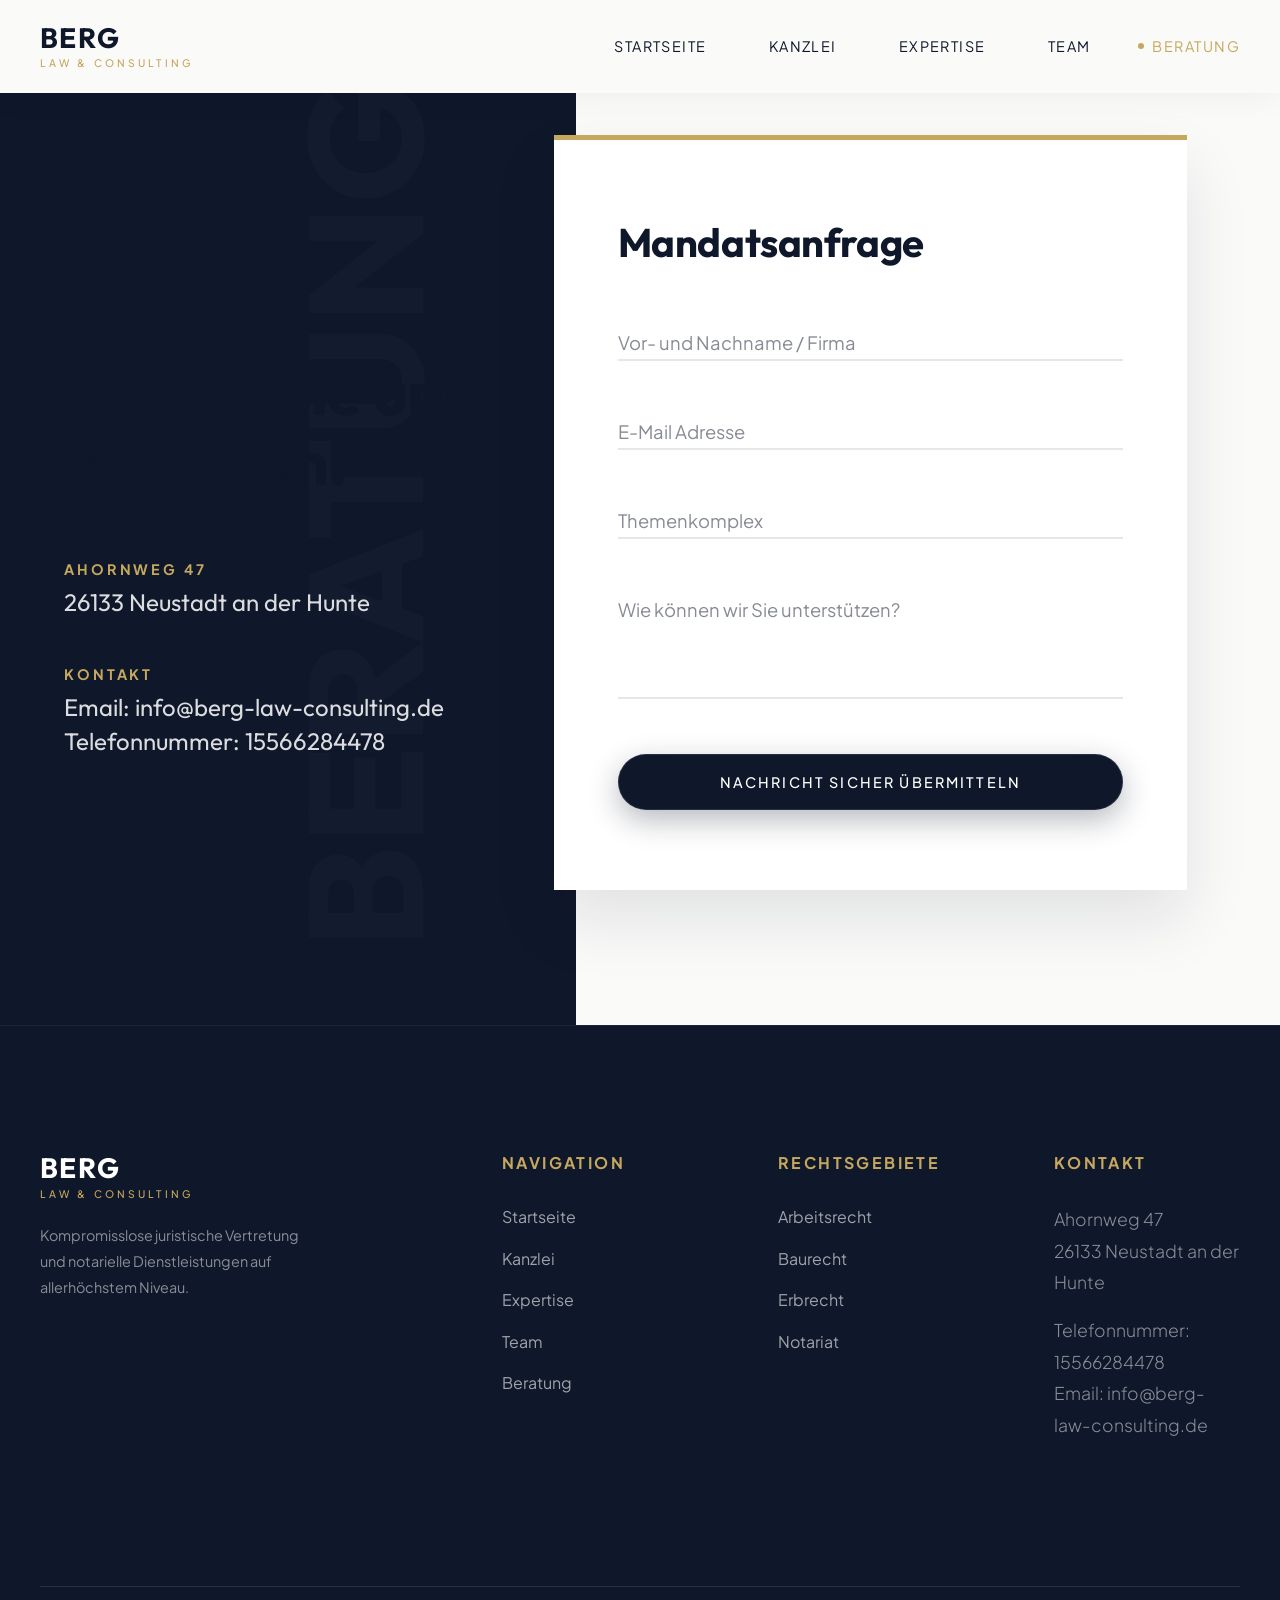
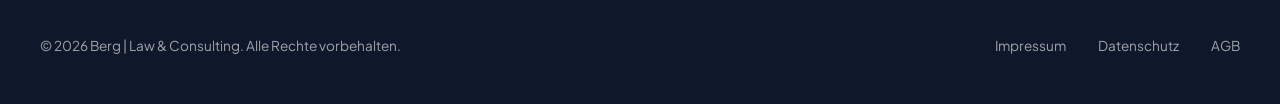
<file: contact.html>
<!DOCTYPE html>
<html lang="de">

<head>
    <meta charset="UTF-8">
    <meta name="viewport" content="width=device-width, initial-scale=1.0">
    <title>Beratung & Kontakt | Berg | Law & Consulting</title>
    <link rel="icon" type="image/png" href="images/favicon.png">
    <meta name="description"
        content="Kontaktieren Sie Berg | Law & Consulting für eine erstklassige juristische Beratung.">
    <link rel="stylesheet" href="index.css">
    <script src="main.js" defer></script>

    <style>
        /* Ultra-Creative Contact Layout */
        .contact-wrapper {
            display: flex;
            min-height: 100vh;
            background: var(--color-bg);
            position: relative;
            overflow: hidden;
        }

        .contact-info-side {
            width: 45%;
            background: var(--color-primary);
            color: var(--color-white);
            padding: 20vh 5vw 10vh;
            position: relative;
            display: flex;
            flex-direction: column;
            justify-content: center;
        }

        .vertical-text {
            position: absolute;
            left: -8vh;
            top: 50%;
            transform: translateY(-50%) rotate(-90deg);
            font-family: var(--font-heading);
            font-size: 18vh;
            color: rgba(255, 255, 255, 0.02);
            white-space: nowrap;
            pointer-events: none;
            font-weight: 700;
        }

        .contact-info-side h1 {
            font-size: clamp(3rem, 5vw, 4.5rem);
            margin-bottom: 4rem;
            position: relative;
            z-index: 2;
        }

        .info-grid {
            display: grid;
            gap: 3rem;
            position: relative;
            z-index: 2;
        }

        .info-item h3 {
            color: var(--color-accent);
            font-size: 0.9rem;
            text-transform: uppercase;
            letter-spacing: 0.2em;
            margin-bottom: 0.5rem;
            font-family: var(--font-body);
        }

        .info-item p {
            font-family: var(--font-heading);
            font-size: 1.5rem;
            line-height: 1.4;
            margin: 0;
            color: var(--color-white);
        }

        .contact-form-side {
            width: 55%;
            padding: 15vh 5vw;
            display: flex;
            align-items: center;
            position: relative;
        }

        /* Abstract geometric shape behind form */
        .contact-form-side::before {
            content: '';
            position: absolute;
            top: 10%;
            right: 0;
            width: 60%;
            height: 80%;
            background: url('https://images.unsplash.com/photo-1497366216548-37526070297c?auto=format&fit=crop&q=80') center/cover;
            filter: grayscale(100%) opacity(0.05);
            z-index: 0;
            display: none;
            /* Hidden on mobile to keep it clean */
        }

        @media (min-width: 1025px) {
            .contact-form-side::before {
                display: block;
            }
        }

        .form-card {
            background: var(--color-white);
            padding: 5rem 4rem;
            width: 110%;
            margin-left: -15%;
            /* Overlaps into the left side */
            box-shadow: 0 30px 60px rgba(15, 23, 42, 0.1);
            border-top: 5px solid var(--color-accent);
            position: relative;
            z-index: 10;
        }

        .form-card h2 {
            font-family: var(--font-heading);
            font-size: clamp(1.75rem, 5vw, 2.5rem);
            color: var(--color-primary);
            margin-bottom: 3rem;
        }

        /* Themed Form */
        .form-group {
            position: relative;
            margin-bottom: 2.5rem;
        }

        .form-control {
            width: 100%;
            border: none;
            border-bottom: 2px solid rgba(15, 23, 42, 0.1);
            padding: 1rem 0 0.5rem;
            font-size: 1.15rem;
            background: transparent;
            color: var(--color-text);
            transition: all 0.3s ease;
        }

        .form-control:focus {
            outline: none;
            border-bottom-color: var(--color-accent);
        }

        .form-group label {
            position: absolute;
            left: 0;
            top: 1rem;
            font-size: 1.15rem;
            color: rgba(15, 23, 42, 0.5);
            transition: all 0.3s ease;
            pointer-events: none;
        }

        .form-control:focus~label,
        .form-control:valid~label {
            top: -15px;
            font-size: 0.85rem;
            color: var(--color-accent);
            font-weight: 600;
            text-transform: uppercase;
            letter-spacing: 0.1em;
        }

        textarea.form-control {
            resize: none;
            min-height: 120px;
        }

        .submit-wrap {
            margin-top: 3rem;
        }

        @media (max-width: 1024px) {
            .contact-wrapper {
                flex-direction: column;
            }

            .contact-info-side,
            .contact-form-side {
                width: 100%;
                padding: 6rem 2rem;
            }

            .contact-info-side {
                padding-top: 150px;
            }

            .form-card {
                width: 100%;
                margin-left: 0;
                padding: 3rem 2rem;
                margin-top: -4rem;
                /* Overlap vertically instead */
            }

            .vertical-text {
                display: none;
            }
        }
    </style>
</head>

<body>

    <header class="site-header" style="background: var(--color-bg); box-shadow: 0 4px 30px rgba(0,0,0,0.05);">
        <div class="container">
            <a href="index.html" class="logo">
                Berg
                <span>Law & Consulting</span>
            </a>

            <button class="mobile-menu-btn" aria-label="Menu öffnen/schließen">
                <span></span>
                <span></span>
                <span></span>
            </button>

            <nav class="main-nav">
                <ul class="nav-list">
                    <li><a href="index.html" class="nav-link">Startseite</a></li>
                    <li><a href="about.html" class="nav-link">Kanzlei</a></li>
                    <li><a href="services.html" class="nav-link">Expertise</a></li>
                    <li><a href="team.html" class="nav-link">Team</a></li>
                    <li><a href="contact.html" class="nav-link active">Beratung</a></li>
                </ul>
            </nav>
        </div>
    </header>

    <div class="contact-wrapper">

        <!-- Left Side: Dark Info Panel -->
        <div class="contact-info-side">
            <div class="vertical-text">BERATUNG</div>

            <div class="reveal">
                <h1>Lassen Sie uns<br>sprechen.</h1>

                <div class="info-grid">
                    <div class="info-item">
                        <h3>Ahornweg 47</h3>
                        <p>26133 Neustadt an der Hunte</p>
                    </div>

                    <div class="info-item">
                        <h3>Kontakt</h3>
                        <p>Email: info@berg-law-consulting.de<br>Telefonnummer: 15566284478</p>
                    </div>
                </div>
            </div>
        </div>

        <!-- Right Side: Contact Form -->
        <div class="contact-form-side">
            <div class="form-card reveal delay-1">
                <h2>Mandatsanfrage</h2>
                <form action="#" method="POST">

                    <div class="form-group">
                        <input type="text" id="name" name="name" class="form-control" required autocomplete="off">
                        <label for="name">Vor- und Nachname / Firma</label>
                    </div>

                    <div class="form-group">
                        <input type="email" id="email" name="email" class="form-control" required autocomplete="off">
                        <label for="email">E-Mail Adresse</label>
                    </div>

                    <div class="form-group">
                        <input type="text" id="subject" name="subject" class="form-control" required autocomplete="off">
                        <label for="subject">Themenkomplex</label>
                    </div>

                    <div class="form-group">
                        <textarea id="message" name="message" class="form-control" required></textarea>
                        <label for="message">Wie können wir Sie unterstützen?</label>
                    </div>

                    <div class="submit-wrap">
                        <button type="submit" class="btn btn-primary" style="width: 100%;">Nachricht sicher
                            übermitteln</button>
                    </div>

                </form>
            </div>
        </div>

    </div>

    <footer class="site-footer">
        <div class="container">
            <div class="footer-grid">
                <div class="footer-col">
                    <a href="index.html" class="logo">
                        Berg
                        <span>Law & Consulting</span>
                    </a>
                    <p style="font-size: 0.9rem; max-width: 280px;">Kompromisslose juristische Vertretung und notarielle
                        Dienstleistungen auf allerhöchstem Niveau.</p>
                </div>

                <div class="footer-col">
                    <h4>Navigation</h4>
                    <ul class="footer-nav">
                        <li><a href="index.html">Startseite</a></li>
                        <li><a href="about.html">Kanzlei</a></li>
                        <li><a href="services.html">Expertise</a></li>
                        <li><a href="team.html">Team</a></li>
                        <li><a href="contact.html">Beratung</a></li>
                    </ul>
                </div>

                <div class="footer-col">
                    <h4>Rechtsgebiete</h4>
                    <ul class="footer-nav">
                        <li><a href="services.html#arbeitsrecht">Arbeitsrecht</a></li>
                        <li><a href="services.html#baurecht">Baurecht</a></li>
                        <li><a href="services.html#erbrecht">Erbrecht</a></li>
                        <li><a href="services.html#notariat">Notariat</a></li>
                    </ul>
                </div>

                <div class="footer-col">
                    <h4>Kontakt</h4>
                    <div class="footer-contact">
                        <p>Ahornweg 47<br>26133 Neustadt an der Hunte</p>
                        <p>Telefonnummer: 15566284478<br>Email: info@berg-law-consulting.de</p>
                    </div>
                </div>
            </div>

            <div class="footer-bottom">
                <div>&copy; 2026 Berg | Law & Consulting. Alle Rechte vorbehalten.</div>
                <div style="display:flex; gap: 2rem;">
                    <a href="imprint.html" style="color: rgba(255,255,255,0.6);">Impressum</a>
                    <a href="privacy.html" style="color: rgba(255,255,255,0.6);">Datenschutz</a>
                    <a href="terms.html" style="color: rgba(255,255,255,0.6);">AGB</a>
                </div>
            </div>
        </div>
    </footer>

</body>

</html>
</file>
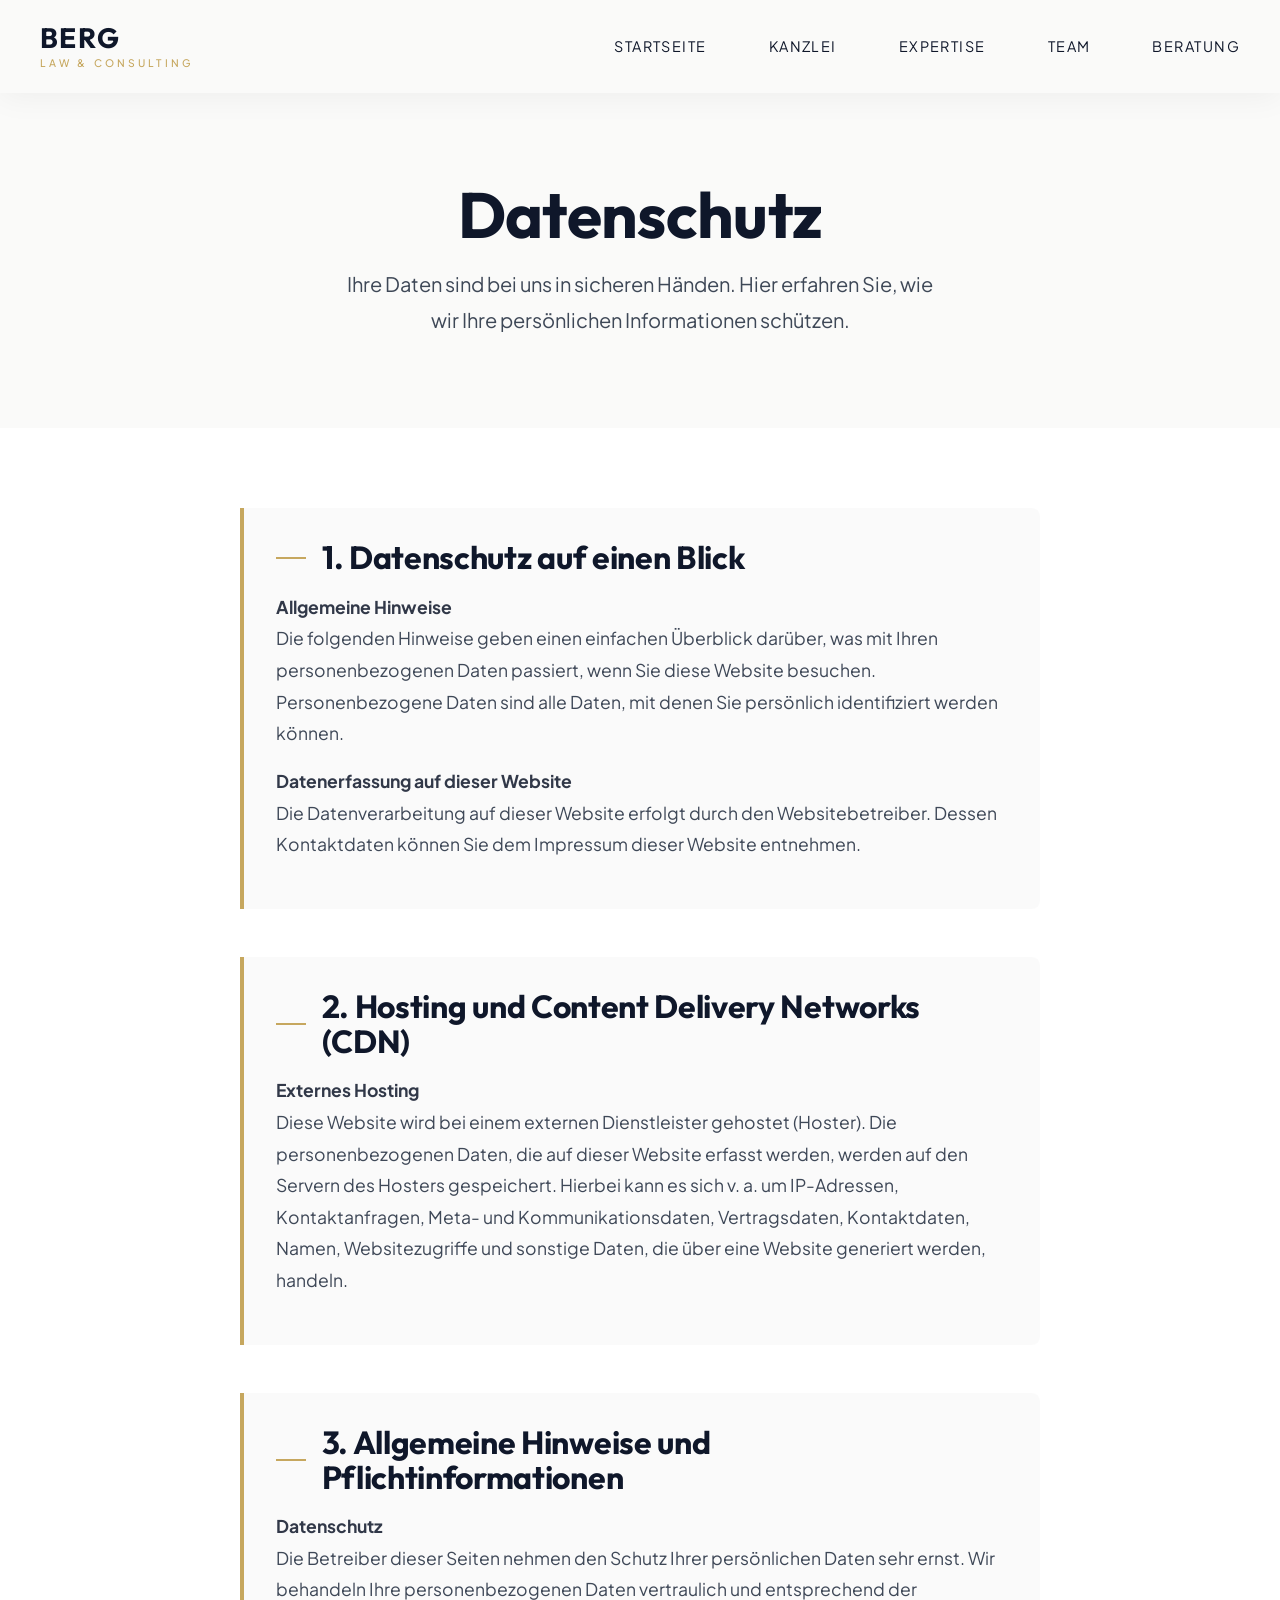
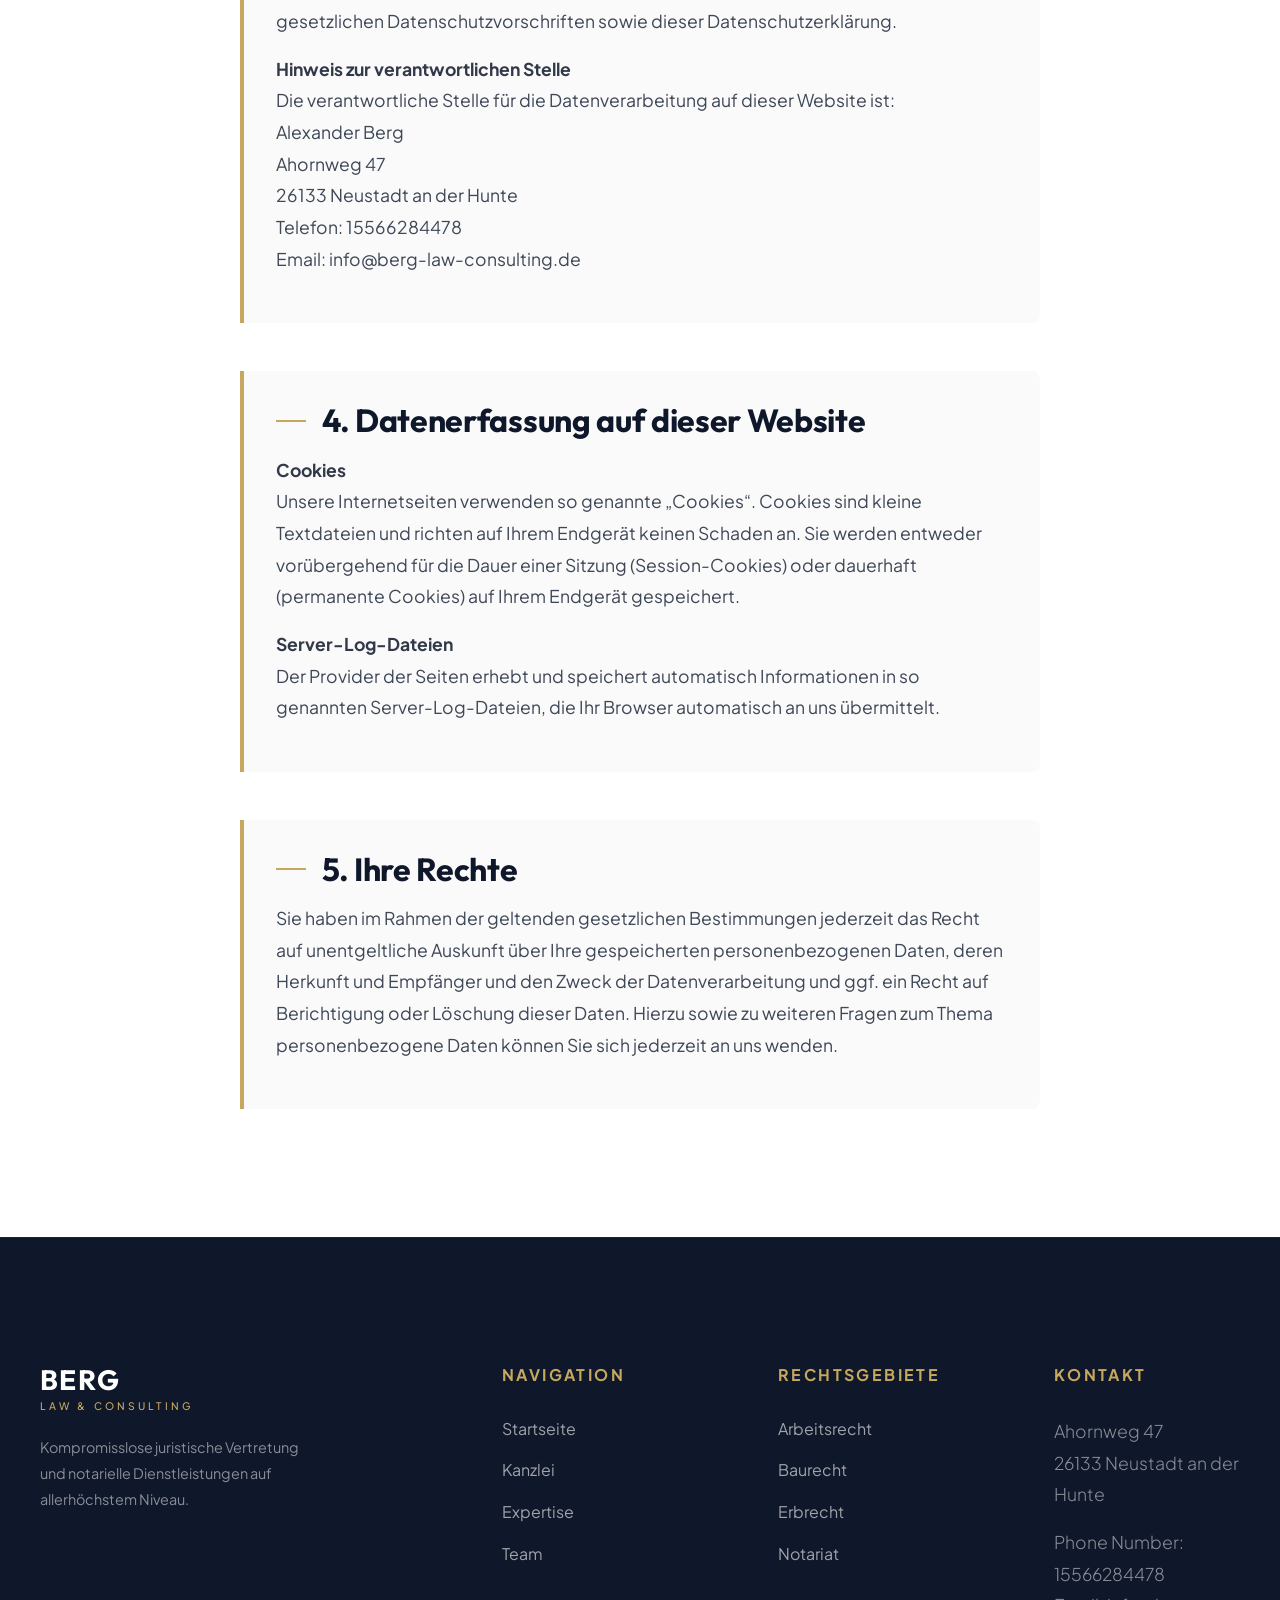
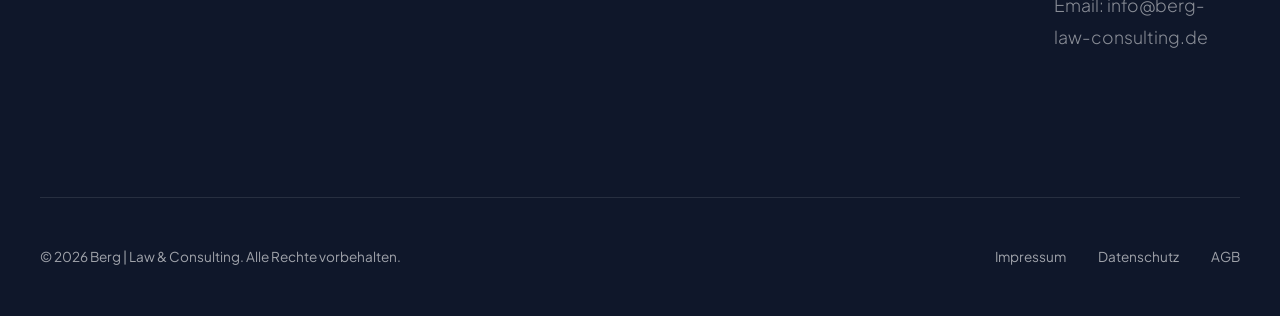
<file: data-protection.html>
<!DOCTYPE html>
<html lang="de">

<head>
    <meta charset="UTF-8">
    <meta name="viewport" content="width=device-width, initial-scale=1.0">
    <title>Datenschutzerklärung | Berg | Law & Consulting</title>
    <link rel="icon" type="image/png" href="images/favicon.png">
    <meta name="description" content="Datenschutzerklärung der Kanzlei Berg | Law & Consulting.">
    <link rel="stylesheet" href="index.css">
    <script src="main.js" defer></script>
    <style>
        .legal-hero {
            padding: 20vh 0 10vh;
            background-color: var(--color-bg);
            text-align: center;
        }

        .legal-hero h1 {
            font-size: clamp(3rem, 5vw, 5rem);
            margin-bottom: 1rem;
            color: var(--color-primary);
        }

        .legal-hero p {
            font-size: 1.25rem;
            color: var(--color-text);
            max-width: 600px;
            margin: 0 auto;
        }

        .legal-content {
            padding: 5rem 0;
            background-color: var(--color-white);
        }

        .legal-section {
            max-width: 800px;
            margin: 0 auto 3rem;
            padding: 2rem;
            border-left: 4px solid var(--color-accent);
            background: rgba(15, 23, 42, 0.02);
            border-radius: 0 8px 8px 0;
        }

        .legal-section h2 {
            font-size: 2rem;
            margin-bottom: 1rem;
            color: var(--color-primary);
            display: flex;
            align-items: center;
            gap: 1rem;
        }

        .legal-section h2::before {
            content: '';
            display: block;
            width: 30px;
            height: 2px;
            background-color: var(--color-accent);
        }

        .legal-section p,
        .legal-section ul {
            font-size: 1.1rem;
            line-height: 1.8;
            color: var(--color-text);
            margin-bottom: 1rem;
        }

        .legal-section ul {
            list-style-type: none;
            padding: 0;
        }

        .legal-section li {
            margin-bottom: 0.5rem;
        }

        .legal-section strong {
            color: var(--color-primary);
        }
    </style>
</head>

<body>
    <header class="site-header" style="background: var(--color-bg); box-shadow: 0 4px 30px rgba(0,0,0,0.05);">
        <div class="container">
            <a href="index.html" class="logo">
                Berg
                <span>Law & Consulting</span>
            </a>
            <button class="mobile-menu-btn" aria-label="Menu öffnen/schließen">
                <span></span>
                <span></span>
                <span></span>
            </button>
            <nav class="main-nav">
                <ul class="nav-list">
                    <li><a href="index.html" class="nav-link">Startseite</a></li>
                    <li><a href="about.html" class="nav-link">Kanzlei</a></li>
                    <li><a href="services.html" class="nav-link">Expertise</a></li>
                    <li><a href="team.html" class="nav-link">Team</a></li>
                    <li><a href="contact.html" class="nav-link">Beratung</a></li>
                </ul>
            </nav>
        </div>
    </header>

    <div class="legal-hero">
        <div class="container reveal">
            <h1>Datenschutz</h1>
            <p>Ihre Daten sind bei uns in sicheren Händen. Hier erfahren Sie, wie wir Ihre persönlichen Informationen
                schützen.</p>
        </div>
    </div>

    <main class="legal-content">
        <div class="container">
            <div class="legal-section reveal delay-1">
                <h2>1. Datenschutz auf einen Blick</h2>
                <p>
                    <strong>Allgemeine Hinweise</strong><br>
                    Die folgenden Hinweise geben einen einfachen Überblick darüber, was mit Ihren personenbezogenen
                    Daten passiert, wenn Sie diese Website besuchen. Personenbezogene Daten sind alle Daten, mit denen
                    Sie persönlich identifiziert werden können.
                </p>
                <p>
                    <strong>Datenerfassung auf dieser Website</strong><br>
                    Die Datenverarbeitung auf dieser Website erfolgt durch den Websitebetreiber. Dessen Kontaktdaten
                    können Sie dem Impressum dieser Website entnehmen.
                </p>
            </div>

            <div class="legal-section reveal delay-2">
                <h2>2. Hosting und Content Delivery Networks (CDN)</h2>
                <p><strong>Externes Hosting</strong><br>
                    Diese Website wird bei einem externen Dienstleister gehostet (Hoster). Die personenbezogenen Daten,
                    die auf dieser Website erfasst werden, werden auf den Servern des Hosters gespeichert. Hierbei kann
                    es sich v. a. um IP-Adressen, Kontaktanfragen, Meta- und Kommunikationsdaten, Vertragsdaten,
                    Kontaktdaten, Namen, Websitezugriffe und sonstige Daten, die über eine Website generiert werden,
                    handeln.
                </p>
            </div>

            <div class="legal-section reveal delay-3">
                <h2>3. Allgemeine Hinweise und Pflichtinformationen</h2>
                <p>
                    <strong>Datenschutz</strong><br>
                    Die Betreiber dieser Seiten nehmen den Schutz Ihrer persönlichen Daten sehr ernst. Wir behandeln
                    Ihre personenbezogenen Daten vertraulich und entsprechend der gesetzlichen Datenschutzvorschriften
                    sowie dieser Datenschutzerklärung.
                </p>
                <p><strong>Hinweis zur verantwortlichen Stelle</strong><br>
                    Die verantwortliche Stelle für die Datenverarbeitung auf dieser Website ist:<br>
                    Alexander Berg<br>
                    Ahornweg 47<br>
                    26133 Neustadt an der Hunte<br>
                    Telefon: 15566284478<br>
                    Email: info@berg-law-consulting.de
                </p>
            </div>

            <div class="legal-section reveal delay-4">
                <h2>4. Datenerfassung auf dieser Website</h2>
                <p><strong>Cookies</strong><br>
                    Unsere Internetseiten verwenden so genannte „Cookies“. Cookies sind kleine Textdateien und richten
                    auf Ihrem Endgerät keinen Schaden an. Sie werden entweder vorübergehend für die Dauer einer Sitzung
                    (Session-Cookies) oder dauerhaft (permanente Cookies) auf Ihrem Endgerät gespeichert.
                </p>
                <p><strong>Server-Log-Dateien</strong><br>
                    Der Provider der Seiten erhebt und speichert automatisch Informationen in so genannten
                    Server-Log-Dateien, die Ihr Browser automatisch an uns übermittelt.
                </p>
            </div>

            <div class="legal-section reveal delay-5">
                <h2>5. Ihre Rechte</h2>
                <p>Sie haben im Rahmen der geltenden gesetzlichen Bestimmungen jederzeit das Recht auf unentgeltliche
                    Auskunft über Ihre gespeicherten personenbezogenen Daten, deren Herkunft und Empfänger und den Zweck
                    der Datenverarbeitung und ggf. ein Recht auf Berichtigung oder Löschung dieser Daten. Hierzu sowie
                    zu weiteren Fragen zum Thema personenbezogene Daten können Sie sich jederzeit an uns wenden.</p>
            </div>
        </div>
    </main>

    <footer class="site-footer">
        <div class="container">
            <div class="footer-grid">
                <div class="footer-col">
                    <a href="index.html" class="logo">
                        Berg
                        <span>Law & Consulting</span>
                    </a>
                    <p style="font-size: 0.9rem; max-width: 280px;">Kompromisslose juristische Vertretung und notarielle
                        Dienstleistungen auf allerhöchstem Niveau.</p>
                </div>
                <div class="footer-col">
                    <h4>Navigation</h4>
                    <ul class="footer-nav">
                        <li><a href="index.html">Startseite</a></li>
                        <li><a href="about.html">Kanzlei</a></li>
                        <li><a href="services.html">Expertise</a></li>
                        <li><a href="team.html">Team</a></li>
                    </ul>
                </div>
                <div class="footer-col">
                    <h4>Rechtsgebiete</h4>
                    <ul class="footer-nav">
                        <li><a href="services.html#arbeitsrecht">Arbeitsrecht</a></li>
                        <li><a href="services.html#baurecht">Baurecht</a></li>
                        <li><a href="services.html#erbrecht">Erbrecht</a></li>
                        <li><a href="services.html#notariat">Notariat</a></li>
                    </ul>
                </div>
                <div class="footer-col">
                    <h4>Kontakt</h4>
                    <div class="footer-contact">
                        <p>Ahornweg 47<br>26133 Neustadt an der Hunte</p>
                        <p>Phone Number: 15566284478<br>Email: info@berg-law-consulting.de</p>
                    </div>
                </div>
            </div>
            <div class="footer-bottom">
                <div>&copy; 2026 Berg | Law & Consulting. Alle Rechte vorbehalten.</div>
                <div style="display:flex; gap: 2rem;">
                    <a href="imprint.html" style="color: rgba(255,255,255,0.6);">Impressum</a>
                    <a href="data-protection.html" style="color: rgba(255,255,255,0.6);">Datenschutz</a>
                    <a href="terms.html" style="color: rgba(255,255,255,0.6);">AGB</a>
                </div>
            </div>
        </div>
    </footer>
</body>

</html>
</file>
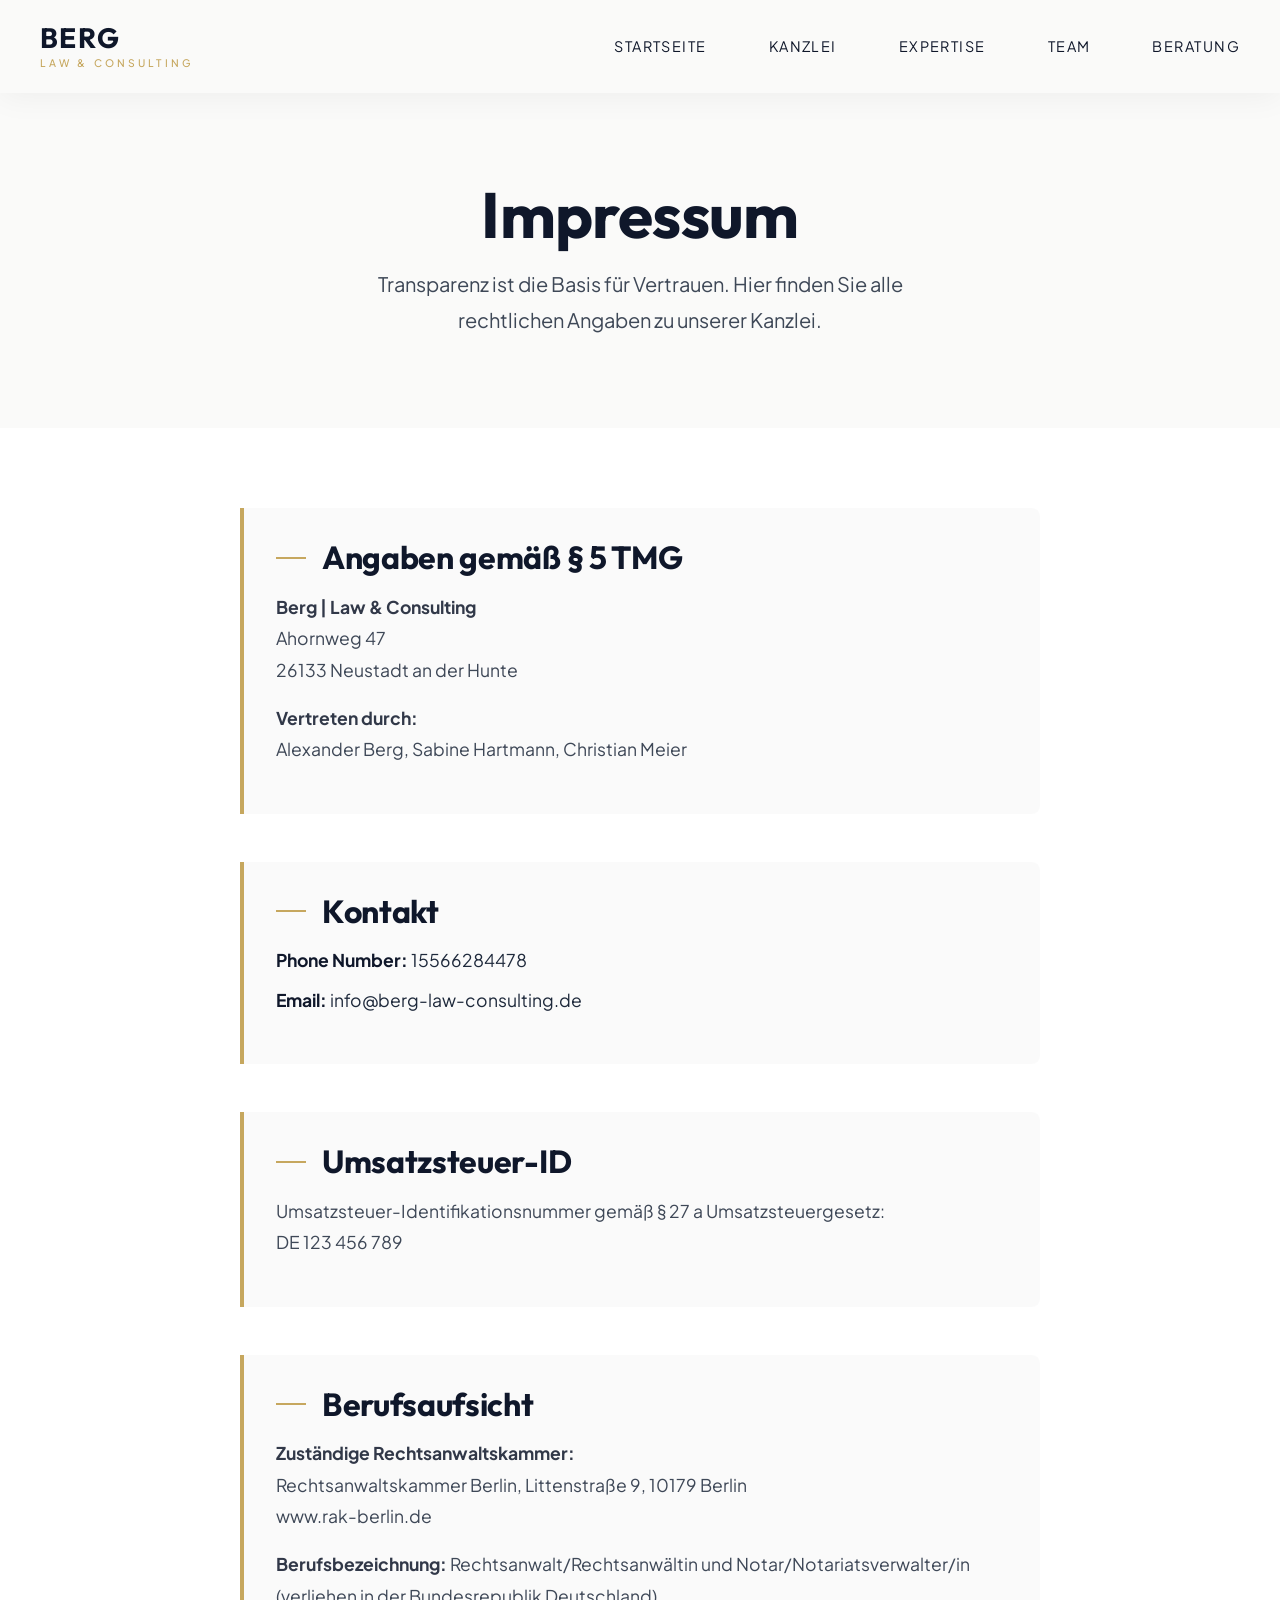
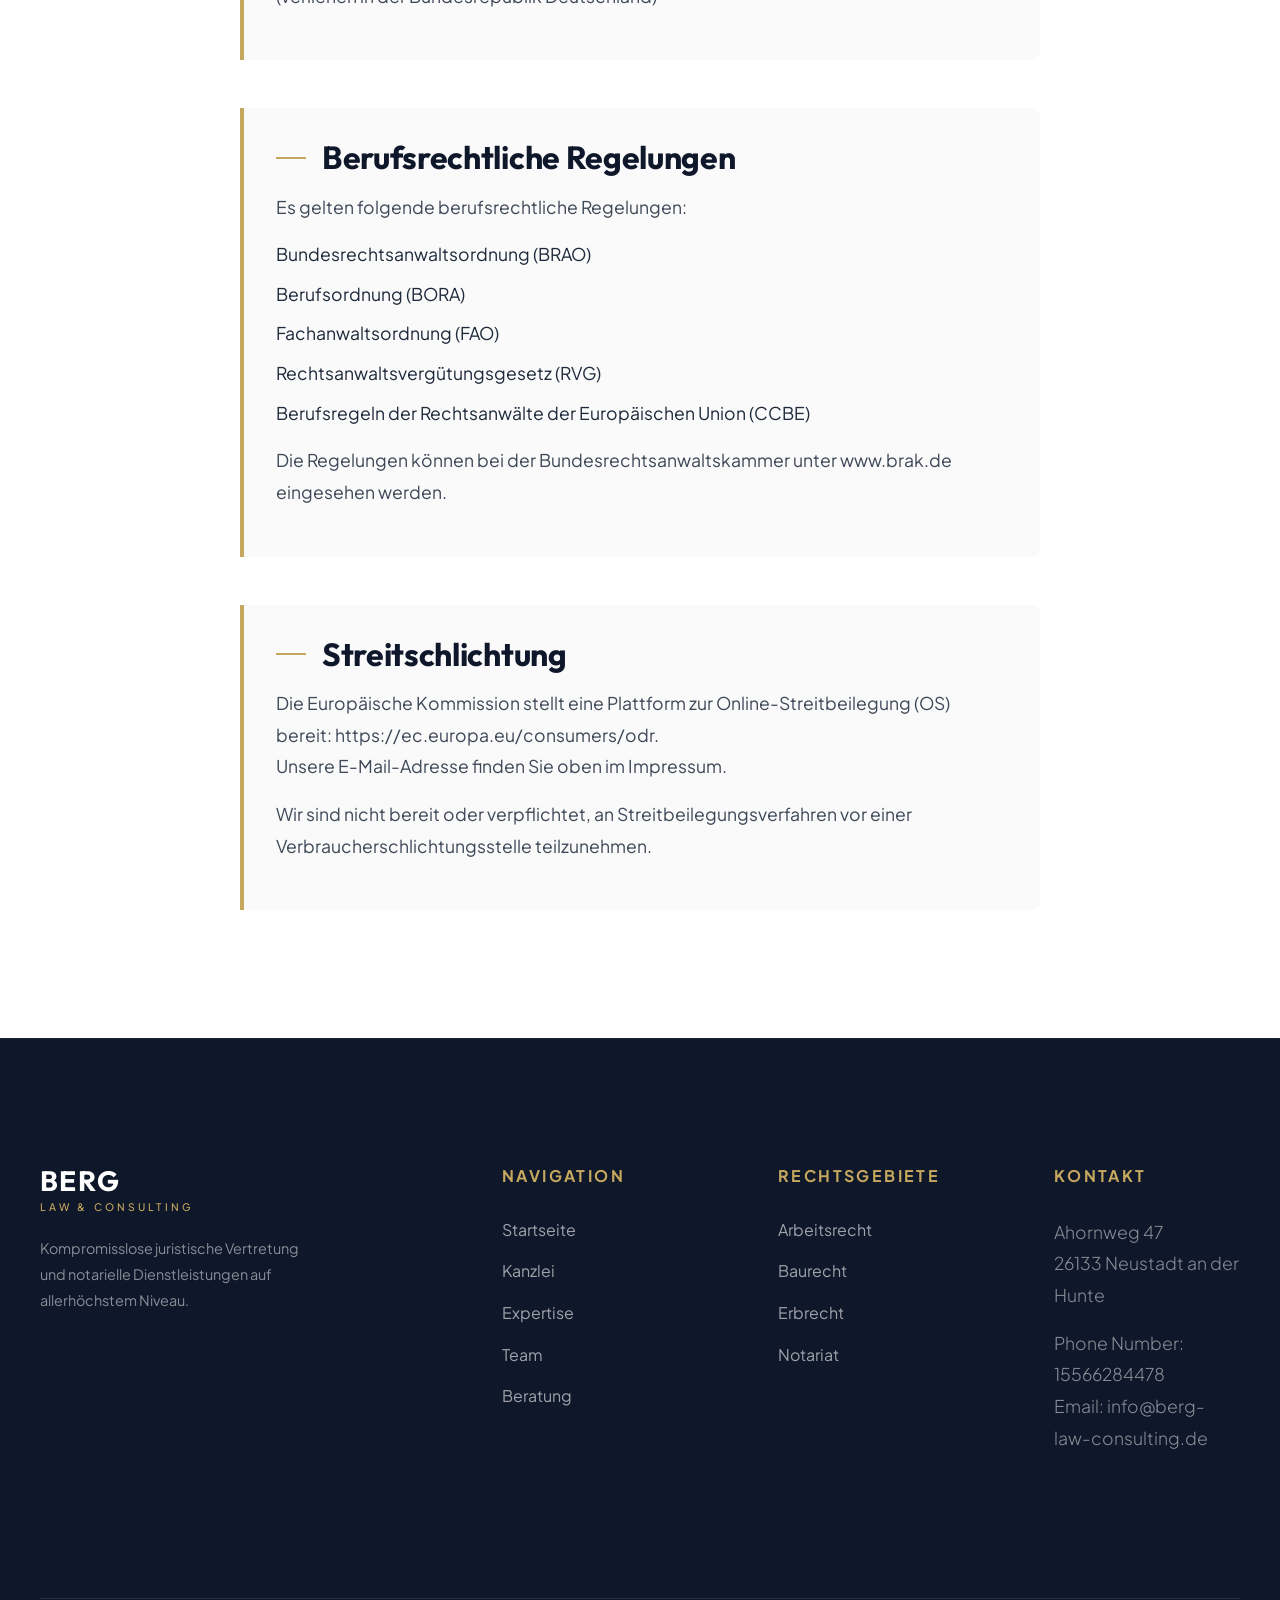
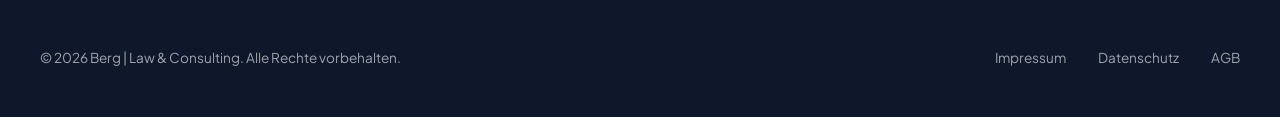
<file: imprint.html>
<!DOCTYPE html>
<html lang="de">

<head>
    <meta charset="UTF-8">
    <meta name="viewport" content="width=device-width, initial-scale=1.0">
    <title>Impressum | Berg | Law & Consulting</title>
    <link rel="icon" type="image/png" href="images/favicon.png">
    <meta name="description" content="Impressum der Kanzlei Berg | Law & Consulting in Uelzen.">
    <link rel="stylesheet" href="index.css">
    <script src="main.js" defer></script>
    <style>
        .legal-hero {
            padding: 20vh 0 10vh;
            background-color: var(--color-bg);
            text-align: center;
        }

        .legal-hero h1 {
            font-size: clamp(3rem, 5vw, 5rem);
            margin-bottom: 1rem;
            color: var(--color-primary);
        }

        .legal-hero p {
            font-size: 1.25rem;
            color: var(--color-text);
            max-width: 600px;
            margin: 0 auto;
        }

        .legal-content {
            padding: 5rem 0;
            background-color: var(--color-white);
        }

        .legal-section {
            max-width: 800px;
            margin: 0 auto 3rem;
            padding: 2rem;
            border-left: 4px solid var(--color-accent);
            background: rgba(15, 23, 42, 0.02);
            border-radius: 0 8px 8px 0;
        }

        .legal-section h2 {
            font-size: 2rem;
            margin-bottom: 1rem;
            color: var(--color-primary);
            display: flex;
            align-items: center;
            gap: 1rem;
        }

        .legal-section h2::before {
            content: '';
            display: block;
            width: 30px;
            height: 2px;
            background-color: var(--color-accent);
        }

        .legal-section p,
        .legal-section ul {
            font-size: 1.1rem;
            line-height: 1.8;
            color: var(--color-text);
            margin-bottom: 1rem;
        }

        .legal-section ul {
            list-style-type: none;
            padding: 0;
        }

        .legal-section li {
            margin-bottom: 0.5rem;
        }

        .legal-section strong {
            color: var(--color-primary);
        }
    </style>
</head>

<body>
    <header class="site-header" style="background: var(--color-bg); box-shadow: 0 4px 30px rgba(0,0,0,0.05);">
        <div class="container">
            <a href="index.html" class="logo">
                Berg
                <span>Law & Consulting</span>
            </a>
            <button class="mobile-menu-btn" aria-label="Menu öffnen/schließen">
                <span></span>
                <span></span>
                <span></span>
            </button>
            <nav class="main-nav">
                <ul class="nav-list">
                    <li><a href="index.html" class="nav-link">Startseite</a></li>
                    <li><a href="about.html" class="nav-link">Kanzlei</a></li>
                    <li><a href="services.html" class="nav-link">Expertise</a></li>
                    <li><a href="team.html" class="nav-link">Team</a></li>
                    <li><a href="contact.html" class="nav-link">Beratung</a></li>
                </ul>
            </nav>
        </div>
    </header>

    <div class="legal-hero">
        <div class="container reveal">
            <h1>Impressum</h1>
            <p>Transparenz ist die Basis für Vertrauen. Hier finden Sie alle rechtlichen Angaben zu unserer Kanzlei.</p>
        </div>
    </div>

    <main class="legal-content">
        <div class="container">
            <div class="legal-section reveal delay-1">
                <h2>Angaben gemäß § 5 TMG</h2>
                <p>
                    <strong>Berg | Law & Consulting</strong><br>
                    Ahornweg 47<br>
                    26133 Neustadt an der Hunte
                </p>
                <p>
                    <strong>Vertreten durch:</strong><br>
                    Alexander Berg, Sabine Hartmann, Christian Meier
                </p>
            </div>

            <div class="legal-section reveal delay-2">
                <h2>Kontakt</h2>
                <ul>
                    <li><strong>Phone Number:</strong> 15566284478</li>
                    <li><strong>Email:</strong> info@berg-law-consulting.de</li>
                </ul>
            </div>

            <div class="legal-section reveal delay-3">
                <h2>Umsatzsteuer-ID</h2>
                <p>
                    Umsatzsteuer-Identifikationsnummer gemäß § 27 a Umsatzsteuergesetz:<br>
                    DE 123 456 789
                </p>
            </div>

            <div class="legal-section reveal delay-4">
                <h2>Berufsaufsicht</h2>
                <p><strong>Zuständige Rechtsanwaltskammer:</strong><br>
                    Rechtsanwaltskammer Berlin, Littenstraße 9, 10179 Berlin<br>
                    www.rak-berlin.de</p>
                <p><strong>Berufsbezeichnung:</strong> Rechtsanwalt/Rechtsanwältin und Notar/Notariatsverwalter/in
                    (verliehen in der Bundesrepublik Deutschland)</p>
            </div>

            <div class="legal-section reveal delay-5">
                <h2>Berufsrechtliche Regelungen</h2>
                <p>Es gelten folgende berufsrechtliche Regelungen:</p>
                <ul>
                    <li>Bundesrechtsanwaltsordnung (BRAO)</li>
                    <li>Berufsordnung (BORA)</li>
                    <li>Fachanwaltsordnung (FAO)</li>
                    <li>Rechtsanwaltsvergütungsgesetz (RVG)</li>
                    <li>Berufsregeln der Rechtsanwälte der Europäischen Union (CCBE)</li>
                </ul>
                <p>Die Regelungen können bei der Bundesrechtsanwaltskammer unter www.brak.de eingesehen werden.</p>
            </div>
            <div class="legal-section reveal delay-6">
                <h2>Streitschlichtung</h2>
                <p>Die Europäische Kommission stellt eine Plattform zur Online-Streitbeilegung (OS) bereit:
                    https://ec.europa.eu/consumers/odr.<br>
                    Unsere E-Mail-Adresse finden Sie oben im Impressum.</p>
                <p>Wir sind nicht bereit oder verpflichtet, an Streitbeilegungsverfahren vor einer
                    Verbraucherschlichtungsstelle teilzunehmen.</p>
            </div>
        </div>
    </main>

    <footer class="site-footer">
        <div class="container">
            <div class="footer-grid">
                <div class="footer-col">
                    <a href="index.html" class="logo">
                        Berg
                        <span>Law & Consulting</span>
                    </a>
                    <p style="font-size: 0.9rem; max-width: 280px;">Kompromisslose juristische Vertretung und notarielle
                        Dienstleistungen auf allerhöchstem Niveau.</p>
                </div>
                <div class="footer-col">
                    <h4>Navigation</h4>
                    <ul class="footer-nav">
                        <li><a href="index.html">Startseite</a></li>
                        <li><a href="about.html">Kanzlei</a></li>
                        <li><a href="services.html">Expertise</a></li>
                        <li><a href="team.html">Team</a></li>
                        <li><a href="contact.html">Beratung</a></li>
                    </ul>
                </div>
                <div class="footer-col">
                    <h4>Rechtsgebiete</h4>
                    <ul class="footer-nav">
                        <li><a href="services.html#arbeitsrecht">Arbeitsrecht</a></li>
                        <li><a href="services.html#baurecht">Baurecht</a></li>
                        <li><a href="services.html#erbrecht">Erbrecht</a></li>
                        <li><a href="services.html#notariat">Notariat</a></li>
                    </ul>
                </div>
                <div class="footer-col">
                    <h4>Kontakt</h4>
                    <div class="footer-contact">
                        <p>Ahornweg 47<br>26133 Neustadt an der Hunte</p>
                        <p>Phone Number: 15566284478<br>Email: info@berg-law-consulting.de</p>
                    </div>
                </div>
            </div>
            <div class="footer-bottom">
                <div>&copy; 2026 Berg | Law & Consulting. Alle Rechte vorbehalten.</div>
                <div style="display:flex; gap: 2rem;">
                    <a href="imprint.html" style="color: rgba(255,255,255,0.6);">Impressum</a>
                    <a href="privacy.html" style="color: rgba(255,255,255,0.6);">Datenschutz</a>
                    <a href="terms.html" style="color: rgba(255,255,255,0.6);">AGB</a>
                </div>
            </div>
        </div>
    </footer>
</body>

</html>
</file>
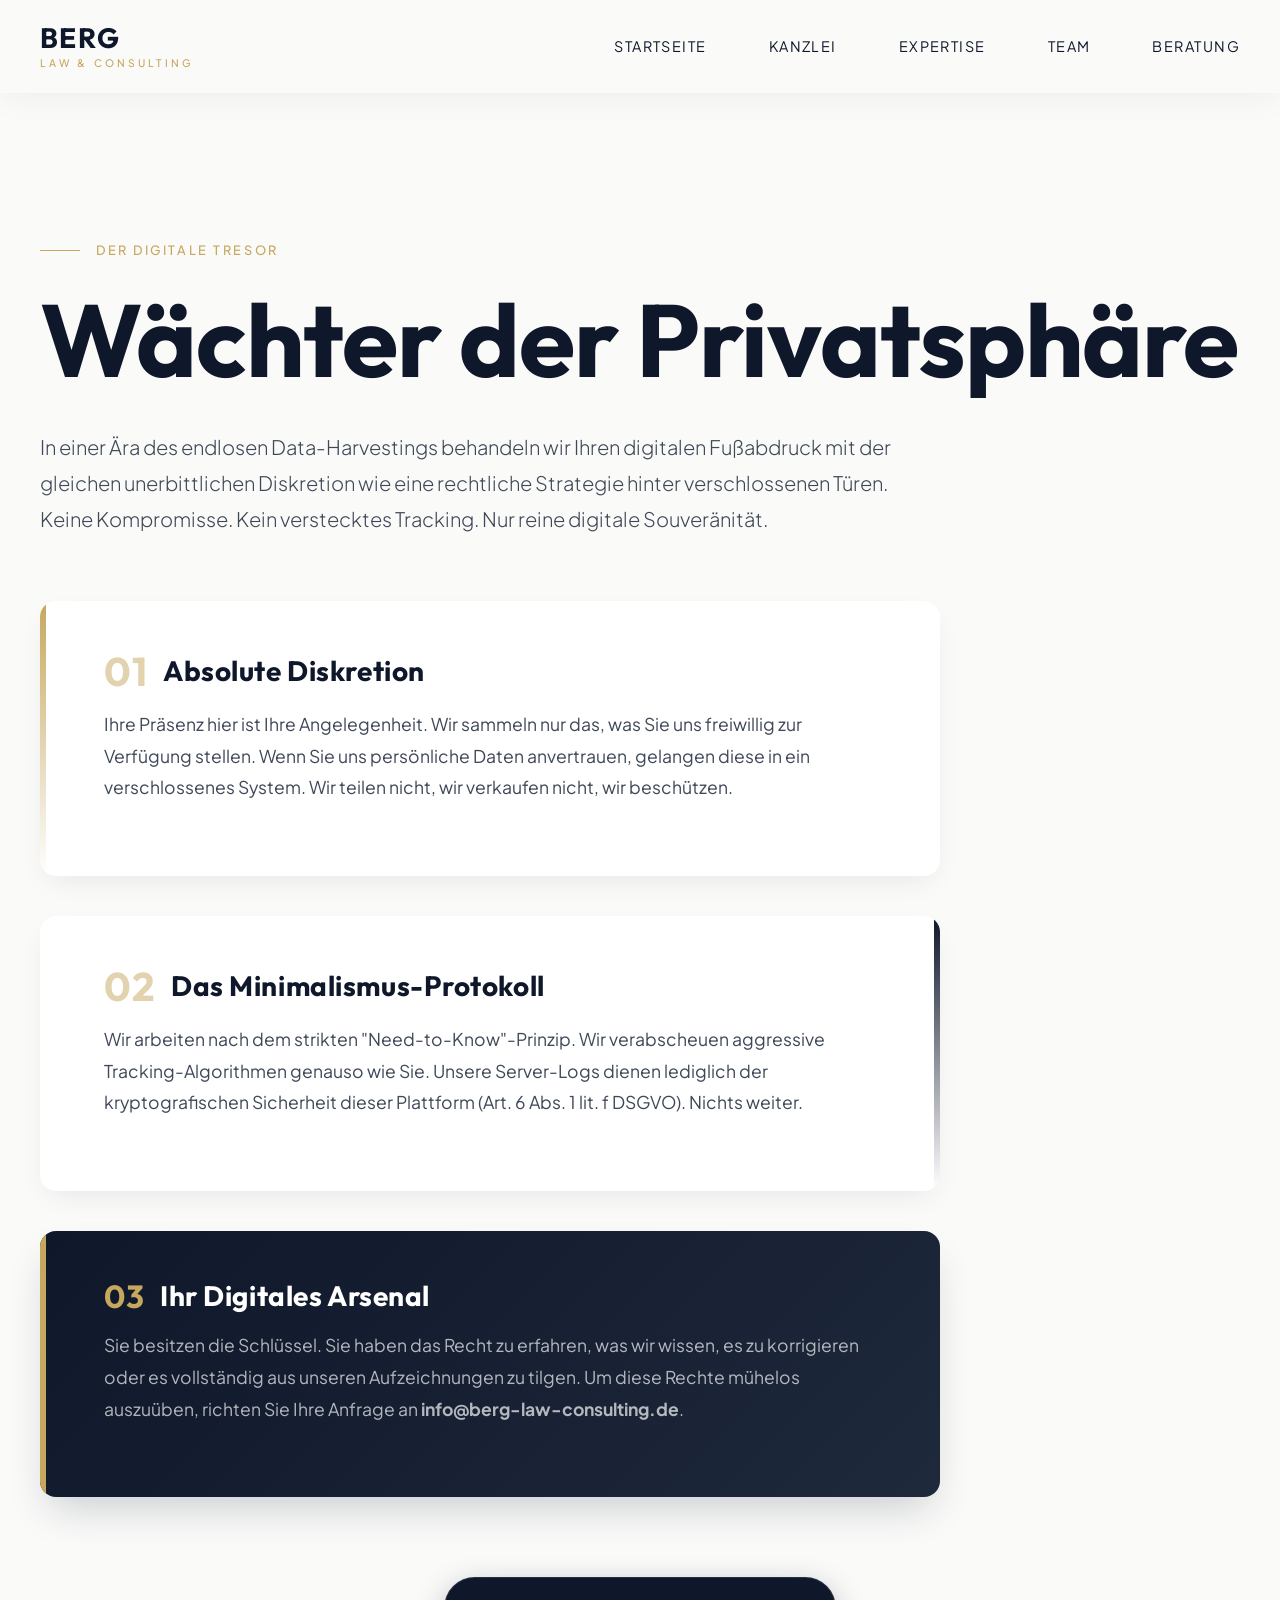
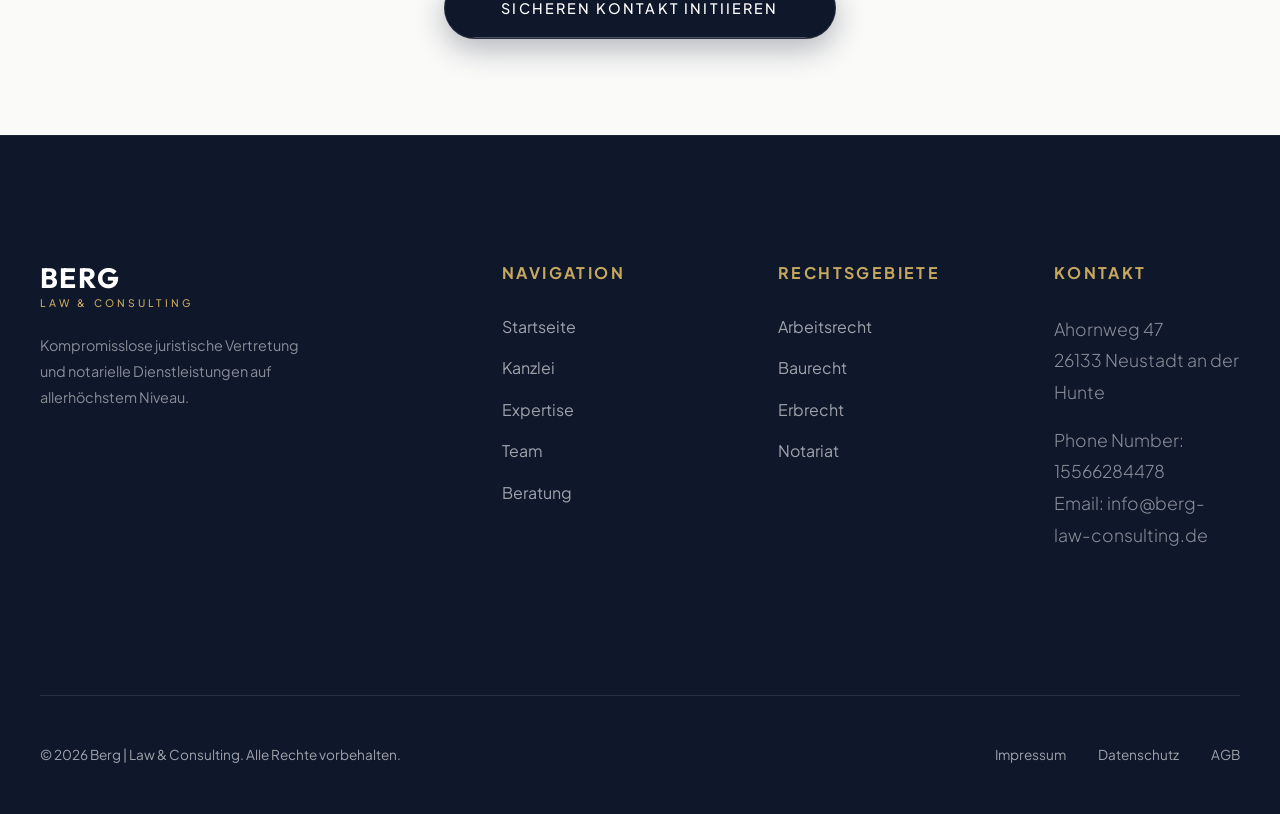
<file: privacy.html>
<!DOCTYPE html>
<html lang="de">

<head>
    <meta charset="UTF-8">
    <meta name="viewport" content="width=device-width, initial-scale=1.0">
    <title>Datenschutz | Berg | Law & Consulting</title>
    <link rel="icon" type="image/png" href="images/favicon.png">
    <link rel="stylesheet" href="index.css">
    <style>
        .content-section {
            padding: 15rem 0 6rem;
            background: var(--color-bg);
            min-height: 60vh;
        }

        .content-section h1 {
            color: var(--color-primary);
            margin-bottom: 2rem;
        }
    </style>
</head>

<body>
    <header class="site-header" style="background: var(--color-bg); box-shadow: 0 4px 30px rgba(0,0,0,0.05);">
        <div class="container">
            <a href="index.html" class="logo">
                Berg
                <span>Law & Consulting</span>
            </a>

            <button class="mobile-menu-btn" aria-label="Menu öffnen/schließen">
                <span></span>
                <span></span>
                <span></span>
            </button>

            <nav class="main-nav">
                <ul class="nav-list">
                    <li><a href="index.html" class="nav-link">Startseite</a></li>
                    <li><a href="about.html" class="nav-link">Kanzlei</a></li>
                    <li><a href="services.html" class="nav-link">Expertise</a></li>
                    <li><a href="team.html" class="nav-link">Team</a></li>
                    <li><a href="contact.html" class="nav-link">Beratung</a></li>
                </ul>
            </nav>
        </div>
    </header>
    <main class="content-section">
        <div class="container">
            <span class="section-subtitle">Der Digitale Tresor</span>
            <h1 style="margin-bottom: 2rem;">Wächter der Privatsphäre</h1>

            <p style="font-size: clamp(1.1rem, 2vw, 1.25rem); max-width: 900px; margin-bottom: 4rem; font-weight: 300;">
                In einer Ära des
                endlosen Data-Harvestings behandeln wir Ihren digitalen Fußabdruck mit der gleichen unerbittlichen
                Diskretion wie eine rechtliche Strategie hinter verschlossenen Türen. Keine Kompromisse. Kein
                verstecktes Tracking. Nur reine digitale Souveränität.</p>

            <div style="display: grid; grid-template-columns: 1fr; gap: 2.5rem; max-width: 900px;">
                <div
                    style="background: var(--color-white); padding: 3rem 4rem; border-radius: 16px; position: relative; overflow: hidden; box-shadow: var(--shadow-soft);">
                    <div
                        style="position: absolute; left: 0; top: 0; width: 6px; height: 100%; background: linear-gradient(to bottom, var(--color-accent), transparent);">
                    </div>
                    <h3
                        style="font-size: clamp(1.5rem, 3vw, 1.75rem); margin-bottom: 1rem; color: var(--color-primary); display: flex; align-items: center; gap: 1rem;">
                        <span style="color: var(--color-accent); font-size: 2.5rem; opacity: 0.5;">01</span> Absolute
                        Diskretion
                    </h3>
                    <p>Ihre Präsenz hier ist Ihre
                        Angelegenheit. Wir sammeln nur das, was Sie uns freiwillig zur Verfügung stellen. Wenn Sie uns
                        persönliche Daten anvertrauen, gelangen diese in ein verschlossenes System. Wir teilen nicht,
                        wir verkaufen nicht, wir beschützen.</p>
                </div>

                <div
                    style="background: var(--color-white); padding: 3rem 4rem; border-radius: 16px; position: relative; overflow: hidden; box-shadow: var(--shadow-soft);">
                    <div
                        style="position: absolute; right: 0; top: 0; width: 6px; height: 100%; background: linear-gradient(to bottom, var(--color-primary), transparent);">
                    </div>
                    <h3
                        style="font-size: clamp(1.5rem, 3vw, 1.75rem); margin-bottom: 1rem; color: var(--color-primary); display: flex; align-items: center; gap: 1rem;">
                        <span style="color: var(--color-accent); font-size: 2.5rem; opacity: 0.5;">02</span> Das
                        Minimalismus-Protokoll
                    </h3>
                    <p>Wir arbeiten nach dem strikten
                        "Need-to-Know"-Prinzip. Wir verabscheuen aggressive Tracking-Algorithmen genauso wie Sie. Unsere
                        Server-Logs dienen lediglich der kryptografischen Sicherheit dieser Plattform (Art. 6 Abs. 1
                        lit. f DSGVO). Nichts weiter.</p>
                </div>

                <div
                    style="background: var(--gradient-primary); padding: 3rem 4rem; border-radius: 16px; position: relative; overflow: hidden; box-shadow: var(--shadow-hover); color: white;">
                    <div
                        style="position: absolute; left: 0; top: 0; width: 6px; height: 100%; background: var(--color-accent);">
                    </div>
                    <h3
                        style="font-size: 1.75rem; margin-bottom: 1rem; color: var(--color-white); display: flex; align-items: center; gap: 1rem;">
                        <span style="color: var(--color-accent); font-size: 2rem;">03</span> Ihr Digitales Arsenal
                    </h3>
                    <p style="font-size: 1.1rem; color: rgba(255, 255, 255, 0.8);">Sie besitzen die Schlüssel. Sie haben
                        das Recht zu erfahren, was wir wissen, es zu korrigieren oder es vollständig aus unseren
                        Aufzeichnungen zu tilgen. Um diese Rechte mühelos auszuüben, richten Sie Ihre Anfrage an
                        <strong>info@berg-law-consulting.de</strong>.
                    </p>
                </div>
            </div>

            <div style="margin-top: 5rem; text-align: center;">
                <a href="contact.html" class="btn btn-primary">Sicheren Kontakt initiieren</a>
            </div>
        </div>
    </main>
    <footer class="site-footer">
        <div class="container">
            <div class="footer-grid">
                <div class="footer-col">
                    <a href="index.html" class="logo">
                        Berg
                        <span>Law & Consulting</span>
                    </a>
                    <p style="font-size: 0.9rem; max-width: 280px;">Kompromisslose juristische Vertretung und notarielle
                        Dienstleistungen auf allerhöchstem Niveau.</p>
                </div>
                <div class="footer-col">
                    <h4>Navigation</h4>
                    <ul class="footer-nav">
                        <li><a href="index.html">Startseite</a></li>
                        <li><a href="about.html">Kanzlei</a></li>
                        <li><a href="services.html">Expertise</a></li>
                        <li><a href="team.html">Team</a></li>
                        <li><a href="contact.html">Beratung</a></li>
                    </ul>
                </div>
                <div class="footer-col">
                    <h4>Rechtsgebiete</h4>
                    <ul class="footer-nav">
                        <li><a href="services.html#arbeitsrecht">Arbeitsrecht</a></li>
                        <li><a href="services.html#baurecht">Baurecht</a></li>
                        <li><a href="services.html#erbrecht">Erbrecht</a></li>
                        <li><a href="services.html#notariat">Notariat</a></li>
                    </ul>
                </div>
                <div class="footer-col">
                    <h4>Kontakt</h4>
                    <div class="footer-contact">
                        <p>Ahornweg 47<br>26133 Neustadt an der Hunte</p>
                        <p>Phone Number: 15566284478<br>Email: info@berg-law-consulting.de</p>
                    </div>
                </div>
            </div>
            <div class="footer-bottom">
                <div>&copy; 2026 Berg | Law & Consulting. Alle Rechte vorbehalten.</div>
                <div style="display:flex; gap: 2rem;">
                    <a href="imprint.html" style="color: rgba(255,255,255,0.6);">Impressum</a>
                    <a href="privacy.html" style="color: rgba(255,255,255,0.6);">Datenschutz</a>
                    <a href="terms.html" style="color: rgba(255,255,255,0.6);">AGB</a>
                </div>
            </div>
        </div>
    </footer>
</body>

</html>
</file>
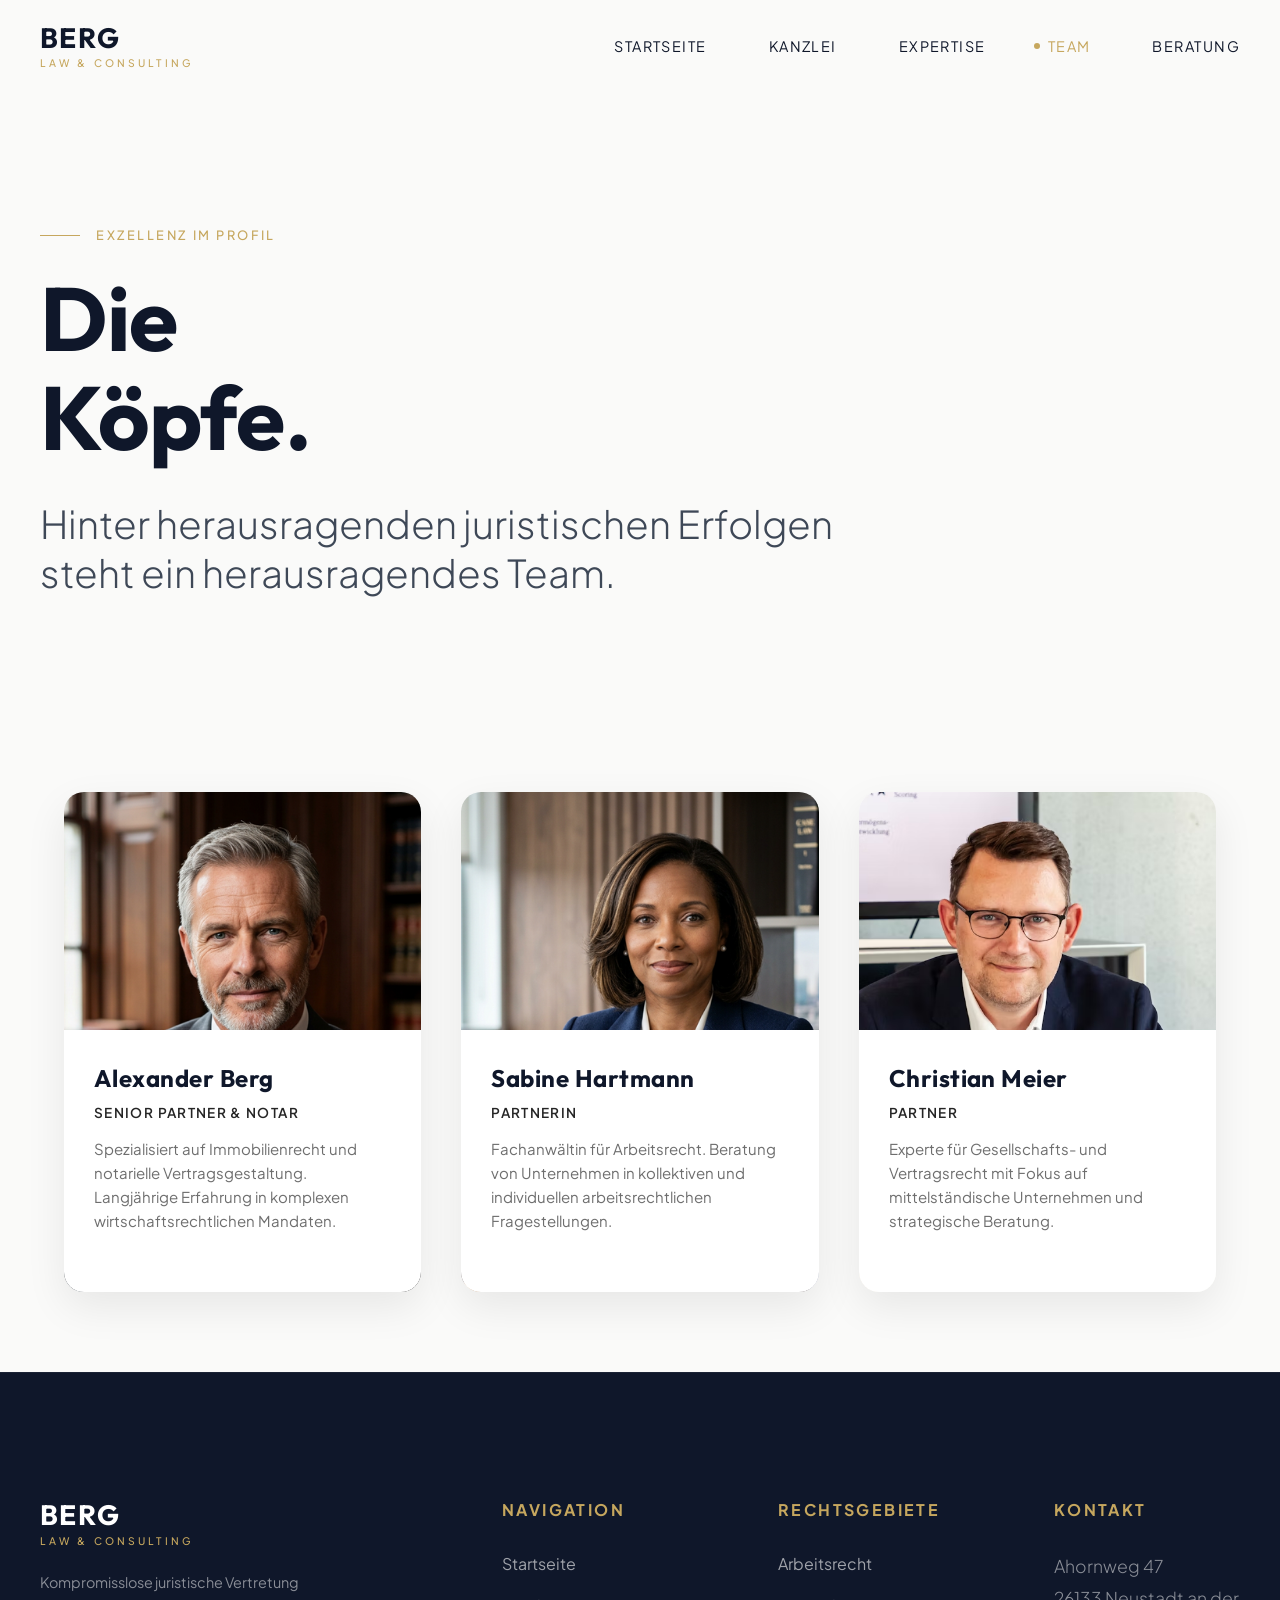
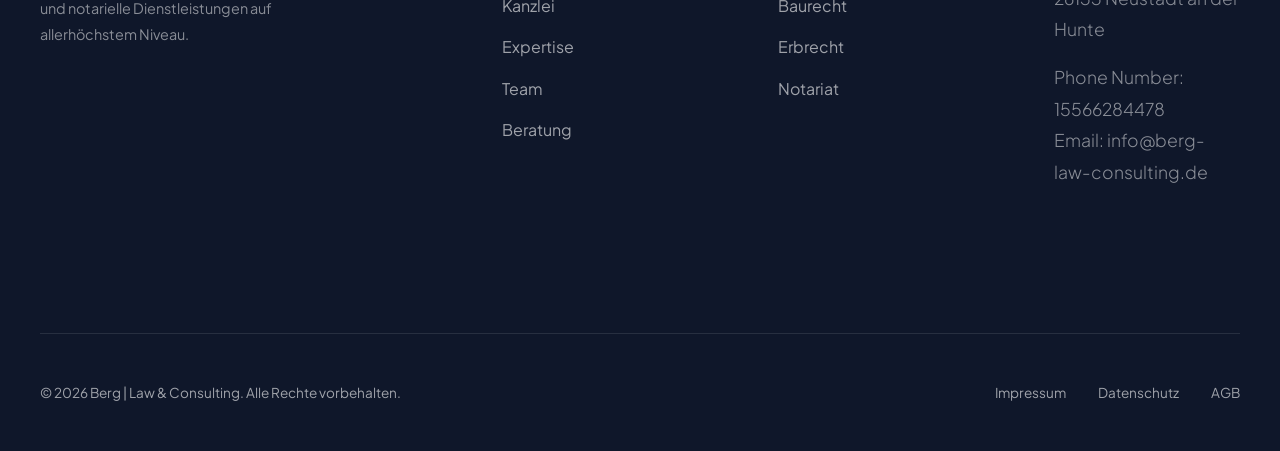
<file: team.html>
<!DOCTYPE html>
<html lang="de">

<head>
    <meta charset="UTF-8">
    <meta name="viewport" content="width=device-width, initial-scale=1.0">
    <title>Team | Berg | Law & Consulting</title>
    <link rel="icon" type="image/png" href="images/favicon.png">
    <meta name="description"
        content="Lernen Sie das Team von Berg | Law & Consulting kennen. Expertise und Erfahrung für Ihren Erfolg.">
    <link rel="stylesheet" href="index.css">
    <script src="main.js" defer></script>

    <style>
        body {
            font-family: var(--font-body);
            background-color: var(--color-bg);
        }

        .page-hero {
            padding: 25vh 0 10vh;
            background-color: var(--color-bg);
            position: relative;
        }

        .page-hero h1 {
            font-size: clamp(3rem, 7vw, 6rem);
            margin-bottom: 2rem;
            max-width: 900px;
        }

        .huge-sub {
            font-family: var(--font-body);
            font-size: clamp(1.5rem, 3vw, 2.5rem);
            color: var(--color-text);
            font-weight: 300;
            line-height: 1.3;
            max-width: 800px;
        }

        /* New Professional Team Layout Styles */
        .team-section {
            padding: 80px 5%;
            background-color: var(--color-bg);
        }

        .team-container {
            display: grid;
            grid-template-columns: repeat(auto-fit, minmax(320px, 1fr));
            gap: 40px;
            max-width: 1400px;
            margin: 0 auto;
        }

        .team-card {
            position: relative;
            overflow: hidden;
            border-radius: 20px;
            background: #fff;
            box-shadow: 0 15px 40px rgba(0, 0, 0, 0.08);
            transition: transform 0.4s ease;
        }

        .team-card:hover {
            transform: translateY(-8px);
        }

        .team-card img {
            width: 100%;
            height: 500px;
            object-fit: cover;
            object-position: center top;
            display: block;
        }

        /* Weißer Bereich für gesamten Text */
        .team-overlay {
            position: absolute;
            bottom: 0;
            left: 0;
            width: 100%;
            background: #ffffff;
            padding: 35px 30px;
            box-sizing: border-box;
        }

        .team-text h3 {
            font-size: 24px;
            margin: 0 0 10px;
            color: var(--color-primary);
            font-family: var(--font-heading);
        }

        .team-text .position {
            font-weight: 600;
            margin-bottom: 12px;
            color: #000;
            text-transform: uppercase;
            letter-spacing: 0.1em;
            font-size: 0.85rem;
        }

        .team-text .description {
            font-size: 15px;
            line-height: 1.6;
            color: #555;
        }

        /* Tablet */
        @media (max-width: 1024px) {
            .team-card img {
                height: 420px;
            }

            .team-overlay {
                padding: 25px;
            }
        }

        /* Mobile */
        @media (max-width: 768px) {
            .team-section {
                padding: 50px 20px;
            }

            .team-card img {
                height: 350px;
            }

            .team-overlay {
                position: relative;
                padding: 20px;
            }

            .team-text h3 {
                font-size: 20px;
            }

            .team-text .description {
                font-size: 14px;
            }
        }
    </style>
</head>

<body>

    <header class="site-header">
        <div class="container">
            <a href="index.html" class="logo">
                Berg
                <span>Law & Consulting</span>
            </a>

            <button class="mobile-menu-btn" aria-label="Menu öffnen/schließen">
                <span></span>
                <span></span>
                <span></span>
            </button>

            <nav class="main-nav">
                <ul class="nav-list">
                    <li><a href="index.html" class="nav-link">Startseite</a></li>
                    <li><a href="about.html" class="nav-link">Kanzlei</a></li>
                    <li><a href="services.html" class="nav-link">Expertise</a></li>
                    <li><a href="team.html" class="nav-link active">Team</a></li>
                    <li><a href="contact.html" class="nav-link">Beratung</a></li>
                </ul>
            </nav>
        </div>
    </header>

    <div class="page-hero">
        <div class="container reveal">
            <span class="section-subtitle">Exzellenz im Profil</span>
            <h1>Die<br>Köpfe.</h1>
            <p class="huge-sub">Hinter herausragenden juristischen Erfolgen steht ein herausragendes Team.</p>
        </div>
    </div>

    <section class="team-section">
        <div class="team-container reveal delay-1">

            <div class="team-card">
                <img src="images/alexander.jpg" alt="Alexander Berg">
                <div class="team-overlay">
                    <div class="team-text">
                        <h3>Alexander Berg</h3>
                        <p class="position">Senior Partner & Notar</p>
                        <p class="description">
                            Spezialisiert auf Immobilienrecht und notarielle Vertragsgestaltung.
                            Langjährige Erfahrung in komplexen wirtschaftsrechtlichen Mandaten.
                        </p>
                    </div>
                </div>
            </div>

            <div class="team-card">
                <img src="images/sabine.jpg" alt="Sabine Hartmann">
                <div class="team-overlay">
                    <div class="team-text">
                        <h3>Sabine Hartmann</h3>
                        <p class="position">Partnerin</p>
                        <p class="description">
                            Fachanwältin für Arbeitsrecht. Beratung von Unternehmen in
                            kollektiven und individuellen arbeitsrechtlichen Fragestellungen.
                        </p>
                    </div>
                </div>
            </div>

            <div class="team-card">
                <img src="images/photo-1757406005026-990a2b022e49.avif" alt="Christian Meier">
                <div class="team-overlay">
                    <div class="team-text">
                        <h3>Christian Meier</h3>
                        <p class="position">Partner</p>
                        <p class="description">
                            Experte für Gesellschafts- und Vertragsrecht mit Fokus
                            auf mittelständische Unternehmen und strategische Beratung.
                        </p>
                    </div>
                </div>
            </div>

        </div>
    </section>

    <footer class="site-footer">
        <div class="container">
            <div class="footer-grid">
                <div class="footer-col">
                    <a href="index.html" class="logo">
                        Berg
                        <span>Law & Consulting</span>
                    </a>
                    <p style="font-size: 0.9rem; max-width: 280px;">Kompromisslose juristische Vertretung und notarielle
                        Dienstleistungen auf allerhöchstem Niveau.</p>
                </div>

                <div class="footer-col">
                    <h4>Navigation</h4>
                    <ul class="footer-nav">
                        <li><a href="index.html">Startseite</a></li>
                        <li><a href="about.html">Kanzlei</a></li>
                        <li><a href="services.html">Expertise</a></li>
                        <li><a href="team.html">Team</a></li>
                        <li><a href="contact.html">Beratung</a></li>
                    </ul>
                </div>

                <div class="footer-col">
                    <h4>Rechtsgebiete</h4>
                    <ul class="footer-nav">
                        <li><a href="services.html#arbeitsrecht">Arbeitsrecht</a></li>
                        <li><a href="services.html#baurecht">Baurecht</a></li>
                        <li><a href="services.html#erbrecht">Erbrecht</a></li>
                        <li><a href="services.html#notariat">Notariat</a></li>
                    </ul>
                </div>

                <div class="footer-col">
                    <h4>Kontakt</h4>
                    <div class="footer-contact">
                        <p>Ahornweg 47<br>26133 Neustadt an der Hunte</p>
                        <p>Phone Number: 15566284478<br>Email: info@berg-law-consulting.de</p>
                    </div>
                </div>
            </div>

            <div class="footer-bottom">
                <div>&copy; 2026 Berg | Law & Consulting. Alle Rechte vorbehalten.</div>
                <div style="display:flex; gap: 2rem;">
                    <a href="imprint.html" style="color: rgba(255,255,255,0.6);">Impressum</a>
                    <a href="privacy.html" style="color: rgba(255,255,255,0.6);">Datenschutz</a>
                    <a href="terms.html" style="color: rgba(255,255,255,0.6);">AGB</a>
                </div>
            </div>
        </div>
    </footer>

</body>

</html>
</file>
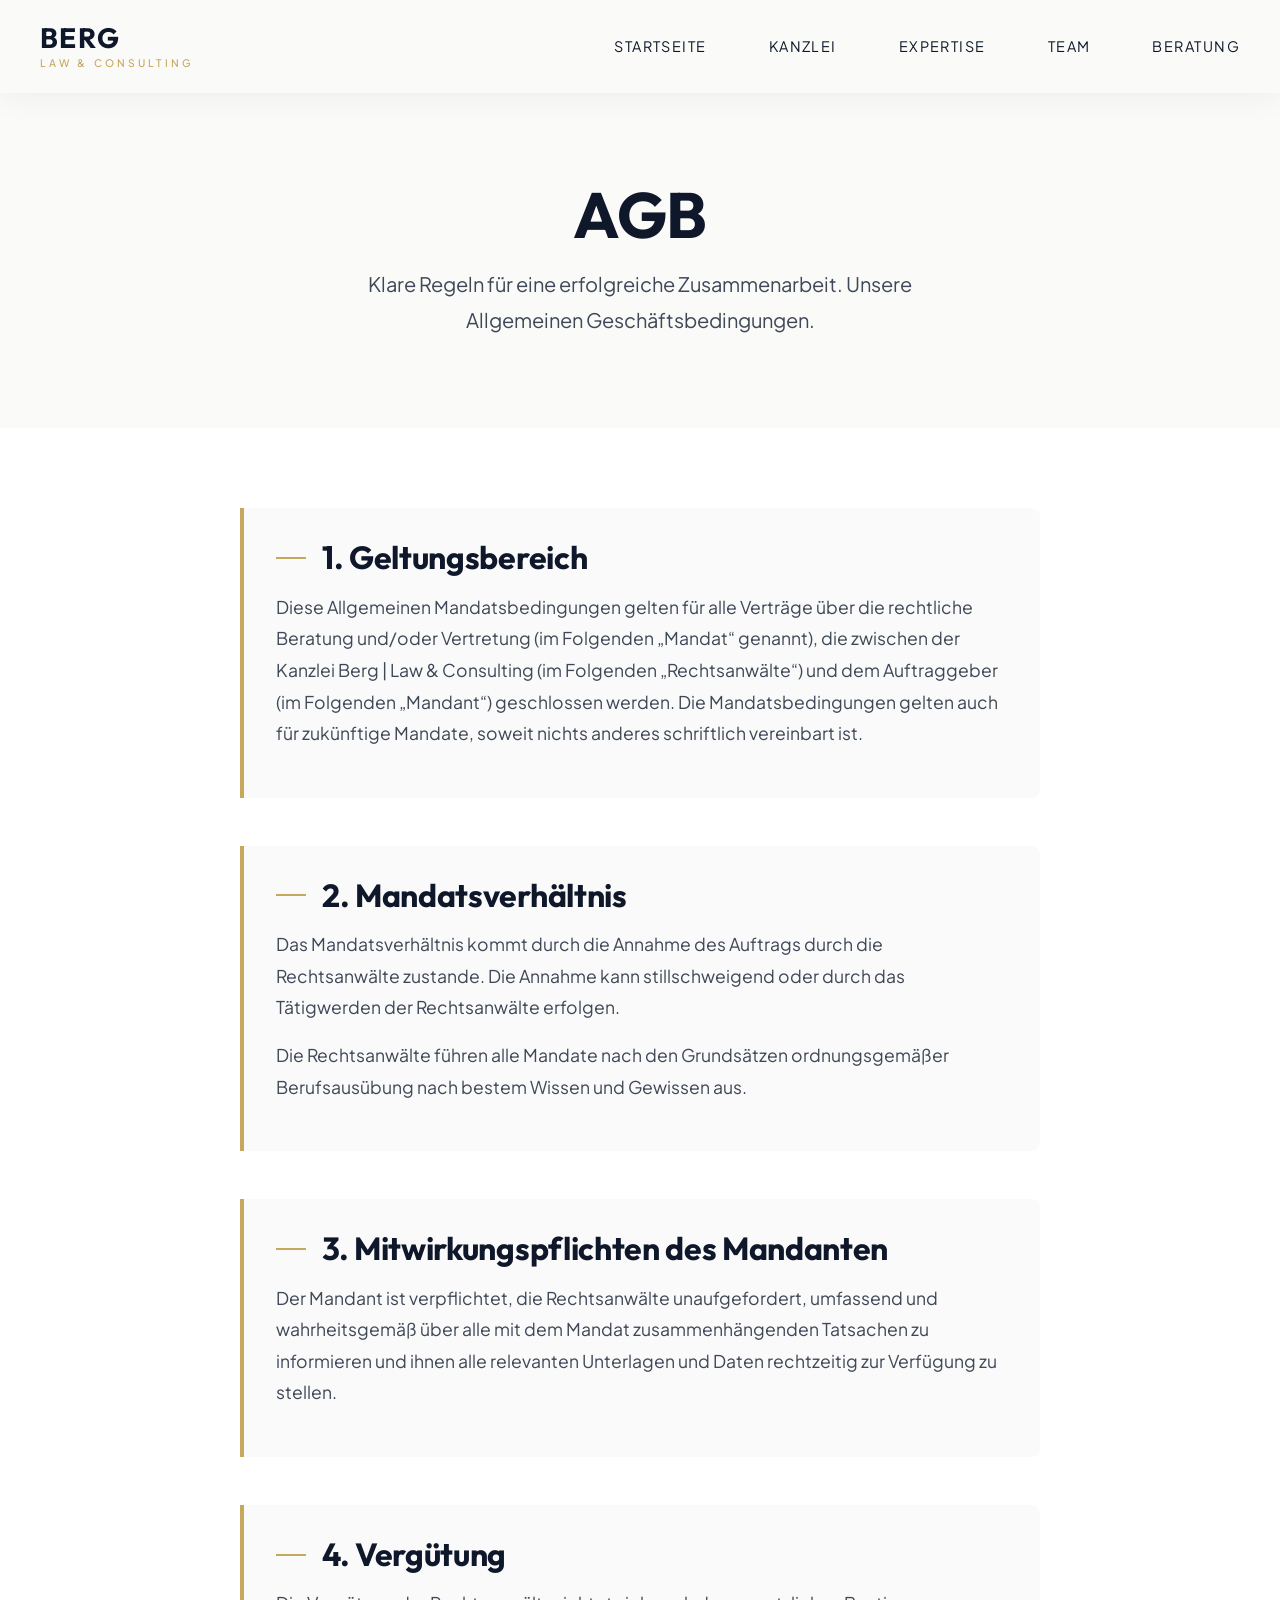
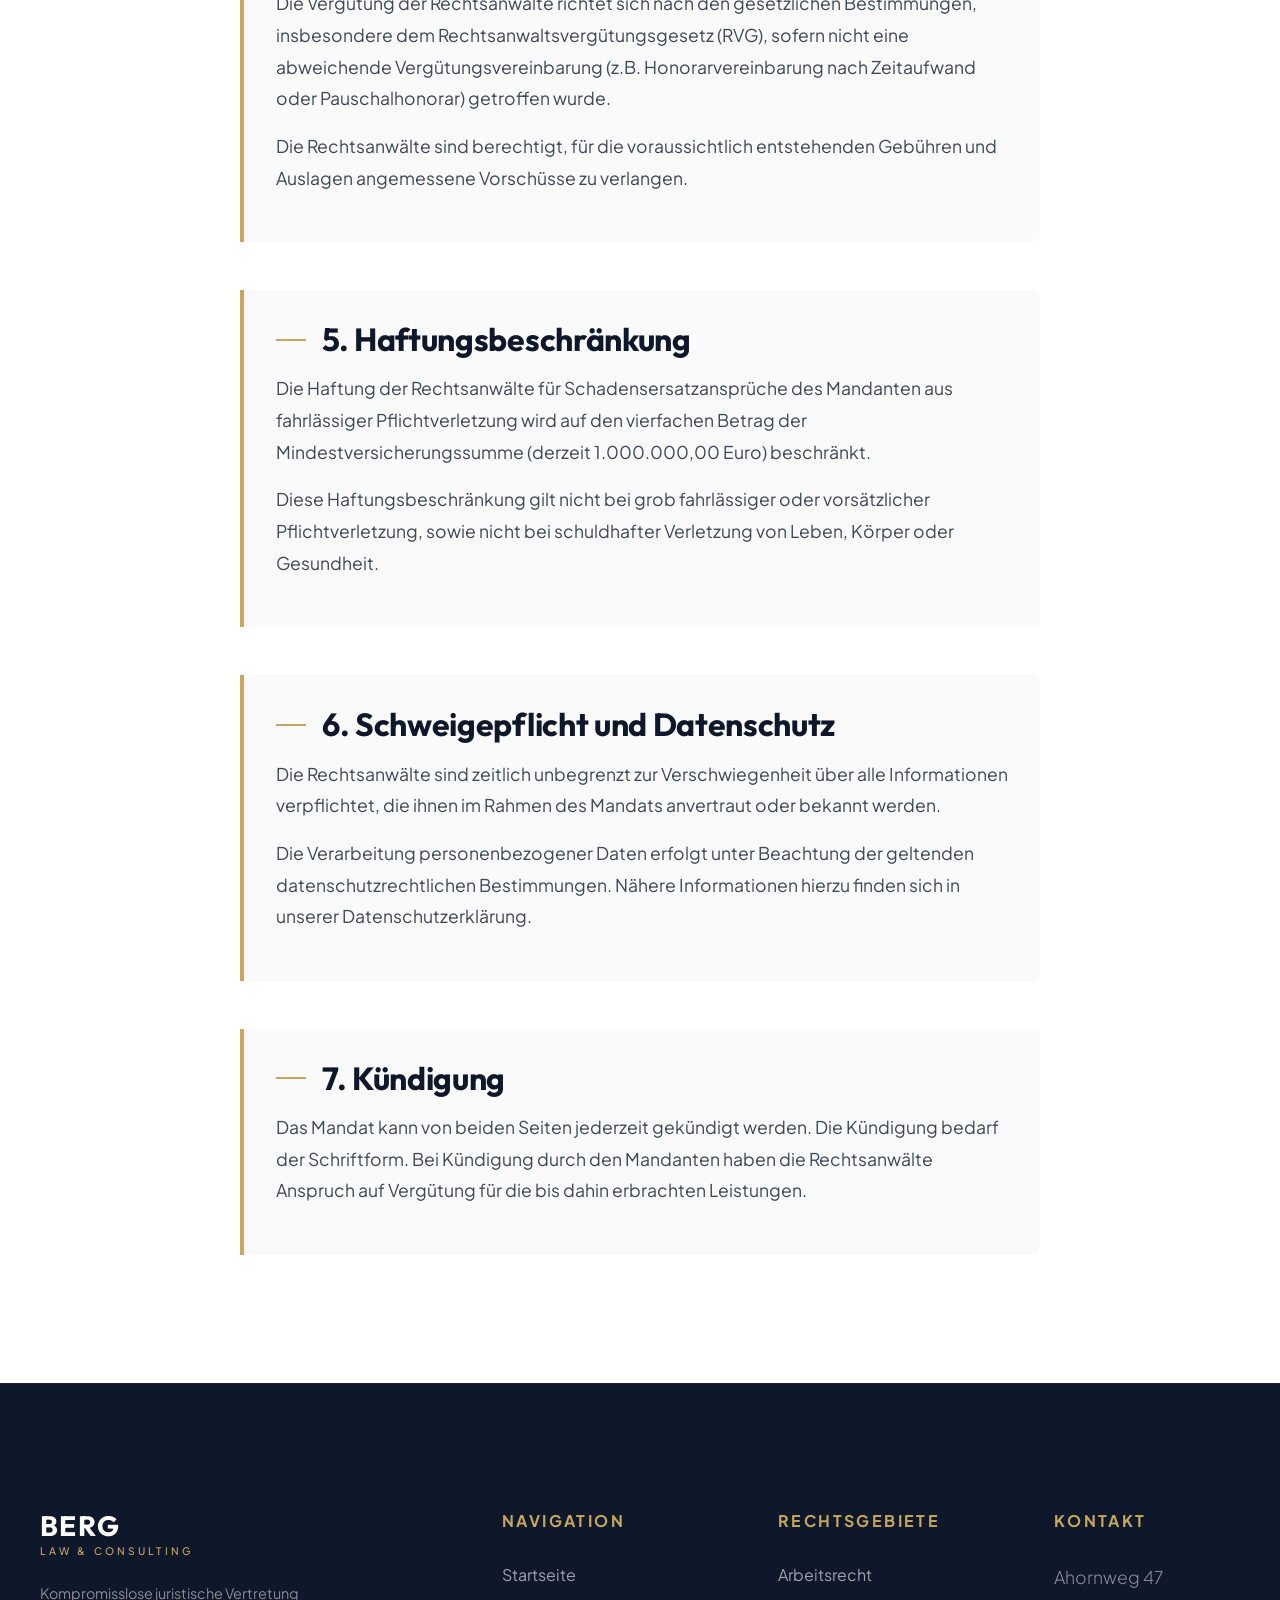
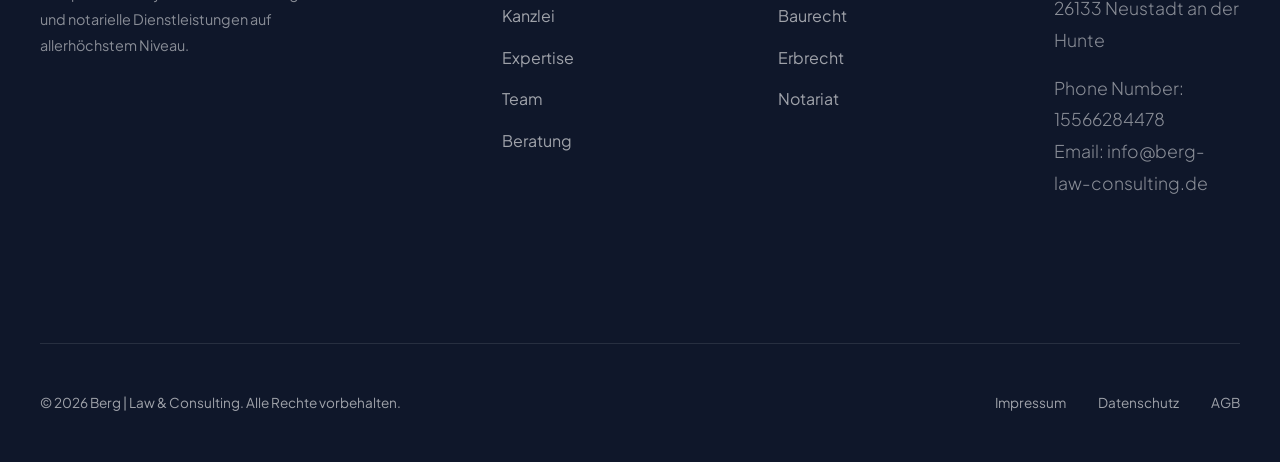
<file: terms.html>
<!DOCTYPE html>
<html lang="de">

<head>
    <meta charset="UTF-8">
    <meta name="viewport" content="width=device-width, initial-scale=1.0">
    <title>AGB | Berg | Law & Consulting</title>
    <link rel="icon" type="image/png" href="images/favicon.png">
    <meta name="description" content="AGB der Kanzlei Berg | Law & Consulting.">
    <link rel="stylesheet" href="index.css">
    <script src="main.js" defer></script>
    <style>
        .legal-hero {
            padding: 20vh 0 10vh;
            background-color: var(--color-bg);
            text-align: center;
        }

        .legal-hero h1 {
            font-size: clamp(3rem, 5vw, 5rem);
            margin-bottom: 1rem;
            color: var(--color-primary);
        }

        .legal-hero p {
            font-size: 1.25rem;
            color: var(--color-text);
            max-width: 600px;
            margin: 0 auto;
        }

        .legal-content {
            padding: 5rem 0;
            background-color: var(--color-white);
        }

        .legal-section {
            max-width: 800px;
            margin: 0 auto 3rem;
            padding: 2rem;
            border-left: 4px solid var(--color-accent);
            background: rgba(15, 23, 42, 0.02);
            border-radius: 0 8px 8px 0;
        }

        .legal-section h2 {
            font-size: 2rem;
            margin-bottom: 1rem;
            color: var(--color-primary);
            display: flex;
            align-items: center;
            gap: 1rem;
        }

        .legal-section h2::before {
            content: '';
            display: block;
            width: 30px;
            height: 2px;
            background-color: var(--color-accent);
        }

        .legal-section p,
        .legal-section ul {
            font-size: 1.1rem;
            line-height: 1.8;
            color: var(--color-text);
            margin-bottom: 1rem;
        }

        .legal-section ul {
            list-style-type: none;
            padding: 0;
        }

        .legal-section li {
            margin-bottom: 0.5rem;
        }

        .legal-section strong {
            color: var(--color-primary);
        }
    </style>
</head>

<body>
    <header class="site-header" style="background: var(--color-bg); box-shadow: 0 4px 30px rgba(0,0,0,0.05);">
        <div class="container">
            <a href="index.html" class="logo">
                Berg
                <span>Law & Consulting</span>
            </a>
            <button class="mobile-menu-btn" aria-label="Menu öffnen/schließen">
                <span></span>
                <span></span>
                <span></span>
            </button>
            <nav class="main-nav">
                <ul class="nav-list">
                    <li><a href="index.html" class="nav-link">Startseite</a></li>
                    <li><a href="about.html" class="nav-link">Kanzlei</a></li>
                    <li><a href="services.html" class="nav-link">Expertise</a></li>
                    <li><a href="team.html" class="nav-link">Team</a></li>
                    <li><a href="contact.html" class="nav-link">Beratung</a></li>
                </ul>
            </nav>
        </div>
    </header>

    <div class="legal-hero">
        <div class="container reveal">
            <h1>AGB</h1>
            <p>Klare Regeln für eine erfolgreiche Zusammenarbeit. Unsere Allgemeinen Geschäftsbedingungen.</p>
        </div>
    </div>

    <main class="legal-content">
        <div class="container">
            <div class="legal-section reveal delay-1">
                <h2>1. Geltungsbereich</h2>
                <p>Diese Allgemeinen Mandatsbedingungen gelten für alle Verträge über die rechtliche Beratung und/oder
                    Vertretung (im Folgenden „Mandat“ genannt), die zwischen der Kanzlei Berg | Law & Consulting (im
                    Folgenden
                    „Rechtsanwälte“) und dem Auftraggeber (im Folgenden „Mandant“) geschlossen werden. Die
                    Mandatsbedingungen gelten auch für zukünftige Mandate, soweit nichts anderes schriftlich vereinbart
                    ist.</p>
            </div>

            <div class="legal-section reveal delay-2">
                <h2>2. Mandatsverhältnis</h2>
                <p>Das Mandatsverhältnis kommt durch die Annahme des Auftrags durch die Rechtsanwälte zustande. Die
                    Annahme kann stillschweigend oder durch das Tätigwerden der Rechtsanwälte erfolgen.</p>
                <p>Die Rechtsanwälte führen alle Mandate nach den Grundsätzen ordnungsgemäßer Berufsausübung nach bestem
                    Wissen und Gewissen aus.</p>
            </div>

            <div class="legal-section reveal delay-3">
                <h2>3. Mitwirkungspflichten des Mandanten</h2>
                <p>Der Mandant ist verpflichtet, die Rechtsanwälte unaufgefordert, umfassend und wahrheitsgemäß über
                    alle mit dem Mandat zusammenhängenden Tatsachen zu informieren und ihnen alle relevanten Unterlagen
                    und Daten rechtzeitig zur Verfügung zu stellen.</p>
            </div>

            <div class="legal-section reveal delay-4">
                <h2>4. Vergütung</h2>
                <p>Die Vergütung der Rechtsanwälte richtet sich nach den gesetzlichen Bestimmungen, insbesondere dem
                    Rechtsanwaltsvergütungsgesetz (RVG), sofern nicht eine abweichende Vergütungsvereinbarung (z.B.
                    Honorarvereinbarung nach Zeitaufwand oder Pauschalhonorar) getroffen wurde.</p>
                <p>Die Rechtsanwälte sind berechtigt, für die voraussichtlich entstehenden Gebühren und Auslagen
                    angemessene Vorschüsse zu verlangen.</p>
            </div>

            <div class="legal-section reveal delay-5">
                <h2>5. Haftungsbeschränkung</h2>
                <p>Die Haftung der Rechtsanwälte für Schadensersatzansprüche des Mandanten aus fahrlässiger
                    Pflichtverletzung wird auf den vierfachen Betrag der Mindestversicherungssumme (derzeit 1.000.000,00
                    Euro) beschränkt.</p>
                <p>Diese Haftungsbeschränkung gilt nicht bei grob fahrlässiger oder vorsätzlicher Pflichtverletzung,
                    sowie nicht bei schuldhafter Verletzung von Leben, Körper oder Gesundheit.</p>
            </div>

            <div class="legal-section reveal delay-6">
                <h2>6. Schweigepflicht und Datenschutz</h2>
                <p>Die Rechtsanwälte sind zeitlich unbegrenzt zur Verschwiegenheit über alle Informationen verpflichtet,
                    die ihnen im Rahmen des Mandats anvertraut oder bekannt werden.</p>
                <p>Die Verarbeitung personenbezogener Daten erfolgt unter Beachtung der geltenden datenschutzrechtlichen
                    Bestimmungen. Nähere Informationen hierzu finden sich in unserer Datenschutzerklärung.</p>
            </div>

            <div class="legal-section reveal delay-7">
                <h2>7. Kündigung</h2>
                <p>Das Mandat kann von beiden Seiten jederzeit gekündigt werden. Die Kündigung bedarf der Schriftform.
                    Bei Kündigung durch den Mandanten haben die Rechtsanwälte Anspruch auf Vergütung für die bis dahin
                    erbrachten Leistungen.</p>
            </div>
        </div>
    </main>

    <footer class="site-footer">
        <div class="container">
            <div class="footer-grid">
                <div class="footer-col">
                    <a href="index.html" class="logo">
                        Berg
                        <span>Law & Consulting</span>
                    </a>
                    <p style="font-size: 0.9rem; max-width: 280px;">Kompromisslose juristische Vertretung und notarielle
                        Dienstleistungen auf allerhöchstem Niveau.</p>
                </div>
                <div class="footer-col">
                    <h4>Navigation</h4>
                    <ul class="footer-nav">
                        <li><a href="index.html">Startseite</a></li>
                        <li><a href="about.html">Kanzlei</a></li>
                        <li><a href="services.html">Expertise</a></li>
                        <li><a href="team.html">Team</a></li>
                        <li><a href="contact.html">Beratung</a></li>
                    </ul>
                </div>
                <div class="footer-col">
                    <h4>Rechtsgebiete</h4>
                    <ul class="footer-nav">
                        <li><a href="services.html#arbeitsrecht">Arbeitsrecht</a></li>
                        <li><a href="services.html#baurecht">Baurecht</a></li>
                        <li><a href="services.html#erbrecht">Erbrecht</a></li>
                        <li><a href="services.html#notariat">Notariat</a></li>
                    </ul>
                </div>
                <div class="footer-col">
                    <h4>Kontakt</h4>
                    <div class="footer-contact">
                        <p>Ahornweg 47<br>26133 Neustadt an der Hunte</p>
                        <p>Phone Number: 15566284478<br>Email: info@berg-law-consulting.de</p>
                    </div>
                </div>
            </div>
            <div class="footer-bottom">
                <div>&copy; 2026 Berg | Law & Consulting. Alle Rechte vorbehalten.</div>
                <div style="display:flex; gap: 2rem;">
                    <a href="imprint.html" style="color: rgba(255,255,255,0.6);">Impressum</a>
                    <a href="privacy.html" style="color: rgba(255,255,255,0.6);">Datenschutz</a>
                    <a href="terms.html" style="color: rgba(255,255,255,0.6);">AGB</a>
                </div>
            </div>
        </div>
    </footer>
</body>

</html>
</file>
<file: index.css>
/* index.css - Version 2.0 (Creative Redesign) */
@import url('https://fonts.googleapis.com/css2?family=Outfit:wght@400;500;600;700&family=Plus+Jakarta+Sans:wght@300;400;500;600&display=swap');

:root {
    /* Colors */
    --color-primary: #0F172A;
    --color-accent: #C6A75E;
    --color-bg: #FAFAF9;
    --color-text: #1E293B;
    --color-white: #FFFFFF;

    /* Gradients & Shadows for Premium Feel */
    --gradient-primary: linear-gradient(135deg, #0F172A 0%, #1E293B 100%);
    --gradient-accent: linear-gradient(135deg, #C6A75E 0%, #E3C886 100%);
    --shadow-soft: 0 10px 30px -10px rgba(15, 23, 42, 0.1);
    --shadow-hover: 0 20px 40px -10px rgba(15, 23, 42, 0.2);

    /* Typography */
    --font-heading: 'Outfit', sans-serif;
    --font-body: 'Plus Jakarta Sans', sans-serif;

    /* Spacing & Layout */
    --container-max-width: 1400px;
    --spacing-xs: 0.5rem;
    --spacing-sm: 1rem;
    --spacing-md: clamp(1.5rem, 4vw, 2.5rem);
    --spacing-lg: clamp(3rem, 7vw, 6rem);
    --spacing-xl: clamp(5rem, 10vw, 10rem);

    /* Styling */
    --border-radius: 0px;
    --transition: all 0.4s cubic-bezier(0.16, 1, 0.3, 1);
}

/* Reset & Smooth Scroll */
html {
    scroll-behavior: smooth;
}

* {
    margin: 0;
    padding: 0;
    box-sizing: border-box;
}

body {
    font-family: var(--font-body);
    background-color: var(--color-bg);
    color: var(--color-text);
    line-height: 1.6;
    -webkit-font-smoothing: antialiased;
    -moz-osx-font-smoothing: grayscale;
    overflow-x: hidden;
}

/* Typography Enhancements */
h1,
h2,
h3,
h4,
h5,
h6 {
    font-family: var(--font-heading);
    color: var(--color-primary);
    font-weight: 700;
    line-height: 1.1;
    font-optical-sizing: auto;
}

h1 {
    font-size: clamp(3.5rem, 8vw, 6.5rem);
    letter-spacing: -0.01em;
}

h2 {
    font-size: clamp(2.5rem, 5vw, 4.5rem);
    letter-spacing: -0.01em;
    margin-bottom: 2.5rem;
}

h3 {
    font-size: clamp(1.75rem, 3.5vw, 2.5rem);
    letter-spacing: 0.02em;
}

p {
    font-size: 1.1rem;
    line-height: 1.8;
    opacity: 0.85;
    margin-bottom: 1.5rem;
    font-weight: 400;
}

a {
    color: var(--color-accent);
    text-decoration: none;
    transition: var(--transition);
}

img {
    max-width: 100%;
    height: auto;
    display: block;
}

.container {
    max-width: var(--container-max-width);
    margin: 0 auto;
    padding: 0 var(--spacing-md);
}

/* Buttons - Cooler & Premium - Redesigned */
.btn {
    display: inline-flex;
    align-items: center;
    justify-content: center;
    padding: 1.15rem 3.5rem;
    font-family: var(--font-body);
    font-weight: 500;
    text-align: center;
    cursor: pointer;
    transition: all 0.5s cubic-bezier(0.2, 1, 0.2, 1);
    text-transform: uppercase;
    letter-spacing: 0.15em;
    font-size: 0.9rem;
    position: relative;
    overflow: hidden;
    z-index: 1;
    border-radius: 50px;
    /* Highly modern pill shape */
    text-decoration: none;
    border: 1px solid transparent;
}

.btn::before {
    content: '';
    position: absolute;
    top: 0;
    left: 0;
    width: 100%;
    height: 100%;
    background: var(--color-white);
    z-index: -1;
    transition: transform 0.6s cubic-bezier(0.2, 1, 0.2, 1);
    transform: translateY(100%);
    border-radius: 50px;
}

.btn:hover::before {
    transform: translateY(0);
}

.btn-primary {
    background: var(--color-primary);
    color: var(--color-white);
    border: 1px solid rgba(255, 255, 255, 0.1);
    box-shadow: 0 10px 30px rgba(15, 23, 42, 0.3);
}

.btn-primary:hover {
    color: var(--color-primary);
    transform: translateY(-4px);
    box-shadow: 0 20px 40px rgba(15, 23, 42, 0.5);
}

.btn-accent {
    background: var(--color-accent);
    color: var(--color-primary);
    box-shadow: 0 10px 30px rgba(198, 167, 94, 0.3);
}

.btn-accent:hover {
    color: var(--color-accent);
    transform: translateY(-4px);
    box-shadow: 0 20px 40px rgba(198, 167, 94, 0.6);
}

.btn-accent::before {
    background: var(--color-primary);
}

/* Outline Button */
.btn-outline {
    background: transparent;
    border: 1px solid var(--color-accent);
    color: var(--color-accent);
    backdrop-filter: blur(5px);
}

.btn-outline:hover {
    color: var(--color-primary);
    transform: translateY(-4px);
    box-shadow: 0 15px 30px rgba(198, 167, 94, 0.4);
}

.btn-outline::before {
    background: var(--color-accent);
}

/* Modern Creative Header */
.site-header {
    position: fixed;
    top: 0;
    left: 0;
    width: 100%;
    z-index: 1000;
    padding: 1.5rem 0;
    transition: all 0.5s cubic-bezier(0.16, 1, 0.3, 1);
    background: transparent;
}

/* Glassmorphism Solid State on Scroll */
.site-header.scrolled {
    background: rgba(250, 250, 249, 0.85);
    backdrop-filter: blur(20px);
    -webkit-backdrop-filter: blur(20px);
    border-bottom: 1px solid rgba(15, 23, 42, 0.05);
    padding: 1rem 0;
}

/* Specific logic for dark heroes */
.site-header.dark-mode {
    color: var(--color-white);
}

.site-header.dark-mode .nav-link,
.site-header.dark-mode .logo {
    color: var(--color-white);
}

.site-header.dark-mode .nav-link::before {
    background-color: var(--color-accent);
}

/* Revert to dark text when scrolled */
.site-header.scrolled.dark-mode .nav-link,
.site-header.scrolled.dark-mode .logo {
    color: var(--color-primary);
}

.site-header .container {
    display: flex;
    justify-content: space-between;
    align-items: center;
}

.logo {
    font-family: var(--font-heading);
    font-size: 1.75rem;
    font-weight: 700;
    color: var(--color-primary);
    display: flex;
    flex-direction: column;
    line-height: 1;
    text-transform: uppercase;
    letter-spacing: 0.05em;
    position: relative;
    z-index: 1001;
}

.logo span {
    font-family: var(--font-body);
    font-size: 0.65rem;
    font-weight: 500;
    letter-spacing: 0.3em;
    color: var(--color-accent);
    margin-top: 0.4rem;
}

/* Nav */
.main-nav {
    display: flex;
    align-items: center;
}

.nav-list {
    list-style: none;
    display: flex;
    gap: 3rem;
}

.nav-link {
    color: var(--color-primary);
    font-family: var(--font-body);
    font-weight: 400;
    font-size: 0.9rem;
    text-transform: uppercase;
    letter-spacing: 0.1em;
    position: relative;
    padding: 0.5rem 0;
    display: flex;
    align-items: center;
    gap: 0.5rem;
    transition: var(--transition);
}

/* Creative hover state: Small gold dot appears */
.nav-link::before {
    content: '';
    display: inline-block;
    width: 6px;
    height: 6px;
    background-color: var(--color-accent);
    border-radius: 50%;
    opacity: 0;
    transform: scale(0);
    transition: var(--transition);
}

.nav-link:hover::before,
.nav-link.active::before {
    opacity: 1;
    transform: scale(1);
}

.nav-link:hover,
.nav-link.active {
    color: var(--color-accent) !important;
}

/* Mobile Menu Toggle - Creative Cross */
.mobile-menu-btn {
    display: none;
    background: none;
    border: none;
    cursor: pointer;
    width: 30px;
    height: 20px;
    position: relative;
    z-index: 1001;
}

.mobile-menu-btn span {
    display: block;
    position: absolute;
    height: 2px;
    width: 100%;
    background: var(--color-accent);
    /* Make it accent color always */
    border-radius: 2px;
    opacity: 1;
    left: 0;
    transform: rotate(0deg);
    transition: .25s ease-in-out;
}

.mobile-menu-btn span:nth-child(1) {
    top: 0px;
}

.mobile-menu-btn span:nth-child(2) {
    top: 10px;
    width: 70%;
    right: 0;
    left: auto;
}

.mobile-menu-btn span:nth-child(3) {
    top: 20px;
}

.mobile-menu-btn.open span:nth-child(1) {
    top: 10px;
    transform: rotate(135deg);
}

.mobile-menu-btn.open span:nth-child(2) {
    opacity: 0;
    right: -60px;
}

.mobile-menu-btn.open span:nth-child(3) {
    top: 10px;
    transform: rotate(-135deg);
}

/* Layout Utilities */
section,
.service-row {
    padding: var(--spacing-xl) 0;
    position: relative;
    scroll-margin-top: 100px;
}

.section-bg-light {
    background-color: var(--color-white);
}

.section-bg-dark {
    background-color: var(--color-primary);
    color: var(--color-white);
}

.section-bg-dark h2,
.section-bg-dark h3,
.section-bg-dark p {
    color: var(--color-white);
}

.section-subtitle {
    color: var(--color-accent);
    font-family: var(--font-body);
    font-weight: 500;
    text-transform: uppercase;
    letter-spacing: 0.2em;
    font-size: 0.8rem;
    display: flex;
    align-items: center;
    gap: 1rem;
    margin-bottom: 1.5rem;
}

/* Decorative line next to subtitles */
.section-subtitle::before {
    content: '';
    width: 40px;
    height: 1px;
    background-color: var(--color-accent);
}

/* Creative Reveal Animations */
.reveal {
    opacity: 0;
    transform: translateY(40px);
    transition: opacity 1s cubic-bezier(0.16, 1, 0.3, 1), transform 1s cubic-bezier(0.16, 1, 0.3, 1);
}

.reveal.active {
    opacity: 1;
    transform: translateY(0);
}

.reveal.delay-1 {
    transition-delay: 0.2s;
}

.reveal.delay-2 {
    transition-delay: 0.4s;
}

/* Footer - Fixing hover issue */
.site-footer {
    background-color: var(--color-primary);
    color: rgba(255, 255, 255, 0.6);
    padding: var(--spacing-xl) 0 3rem;
    border-top: 1px solid rgba(255, 255, 255, 0.05);
}

.footer-grid {
    display: grid;
    grid-template-columns: 2fr 1fr 1fr 1fr;
    gap: var(--spacing-lg);
    margin-bottom: var(--spacing-xl);
}

.footer-col h4 {
    color: var(--color-accent);
    font-size: 1rem;
    text-transform: uppercase;
    letter-spacing: 0.15em;
    margin-bottom: 2rem;
    font-family: var(--font-body);
}

/* Here is the fix for the footer logo */
.site-footer .logo {
    color: var(--color-white);
    /* Ensure it's white to contrast deep blue/black */
    margin-bottom: 1.5rem;
}

.site-footer .logo:hover {
    color: var(--color-accent);
    /* Turns gold on hover instead of black */
}

.footer-nav {
    list-style: none;
}

.footer-nav li {
    margin-bottom: 1rem;
}

.footer-nav a {
    color: rgba(255, 255, 255, 0.6);
    transition: var(--transition);
}

.footer-nav a:hover {
    color: var(--color-accent);
    padding-left: 8px;
    /* Cool hover slide effect */
}

.footer-contact p {
    margin-bottom: 1rem;
    font-weight: 300;
}

.footer-bottom {
    display: flex;
    justify-content: space-between;
    align-items: center;
    padding-top: 3rem;
    border-top: 1px solid rgba(255, 255, 255, 0.1);
    font-size: 0.85rem;
}

/* Form Styles Global */
.form-group {
    margin-bottom: 2rem;
    position: relative;
}

.form-control {
    width: 100%;
    padding: 1rem 0;
    background: transparent;
    border: none;
    border-bottom: 1px solid rgba(30, 41, 59, 0.2);
    font-family: var(--font-body);
    font-size: 1.1rem;
    color: var(--color-text);
    transition: var(--transition);
}

.form-control:focus {
    outline: none;
    border-bottom-color: var(--color-accent);
}

.form-group label {
    position: absolute;
    top: 1rem;
    left: 0;
    font-size: 1.1rem;
    color: rgba(30, 41, 59, 0.5);
    transition: var(--transition);
    pointer-events: none;
}

.form-control:focus~label,
.form-control:valid~label {
    top: -10px;
    font-size: 0.85rem;
    color: var(--color-accent);
}

/* Media Queries */
@media (max-width: 1024px) {
    .footer-grid {
        grid-template-columns: 1fr 1fr;
        gap: 2rem;
    }

    h1 {
        font-size: clamp(2.5rem, 5vw, 4rem);
    }

    h2 {
        font-size: clamp(2rem, 4vw, 3rem);
    }
}

@media (max-width: 768px) {
    .site-header {
        padding: 1rem 0;
    }

    .mobile-menu-btn {
        display: block;
    }

    .main-nav {
        position: fixed;
        top: 0;
        left: 0;
        width: 100%;
        height: 100vh;
        background-color: var(--color-primary);
        display: flex;
        justify-content: center;
        align-items: center;
        opacity: 0;
        visibility: hidden;
        transition: all 0.5s cubic-bezier(0.16, 1, 0.3, 1);
        z-index: 1000;
    }

    .main-nav.active {
        opacity: 1;
        visibility: visible;
    }

    .nav-list {
        flex-direction: column;
        align-items: center;
        gap: 2.5rem;
    }

    .nav-link {
        color: var(--color-white) !important;
        font-size: 1.5rem;
    }

    .nav-link:hover {
        color: var(--color-accent) !important;
    }

    section {
        padding: var(--spacing-lg) 0;
    }

    .footer-grid {
        grid-template-columns: 1fr;
        gap: 2.5rem;
    }

    .footer-bottom {
        flex-direction: column;
        gap: 1.5rem;
        text-align: center;
    }
}

@media (max-width: 480px) {
    h1 {
        font-size: clamp(2rem, 4vw, 2.5rem);
    }

    h2 {
        font-size: clamp(1.75rem, 3.5vw, 2rem);
    }

    .btn {
        width: 100%;
        /* Full width buttons on mobile */
        padding: 1rem 2rem;
    }

    .container {
        padding: 0 var(--spacing-sm);
    }

    section {
        padding: 3rem 0;
    }
}
</file>
